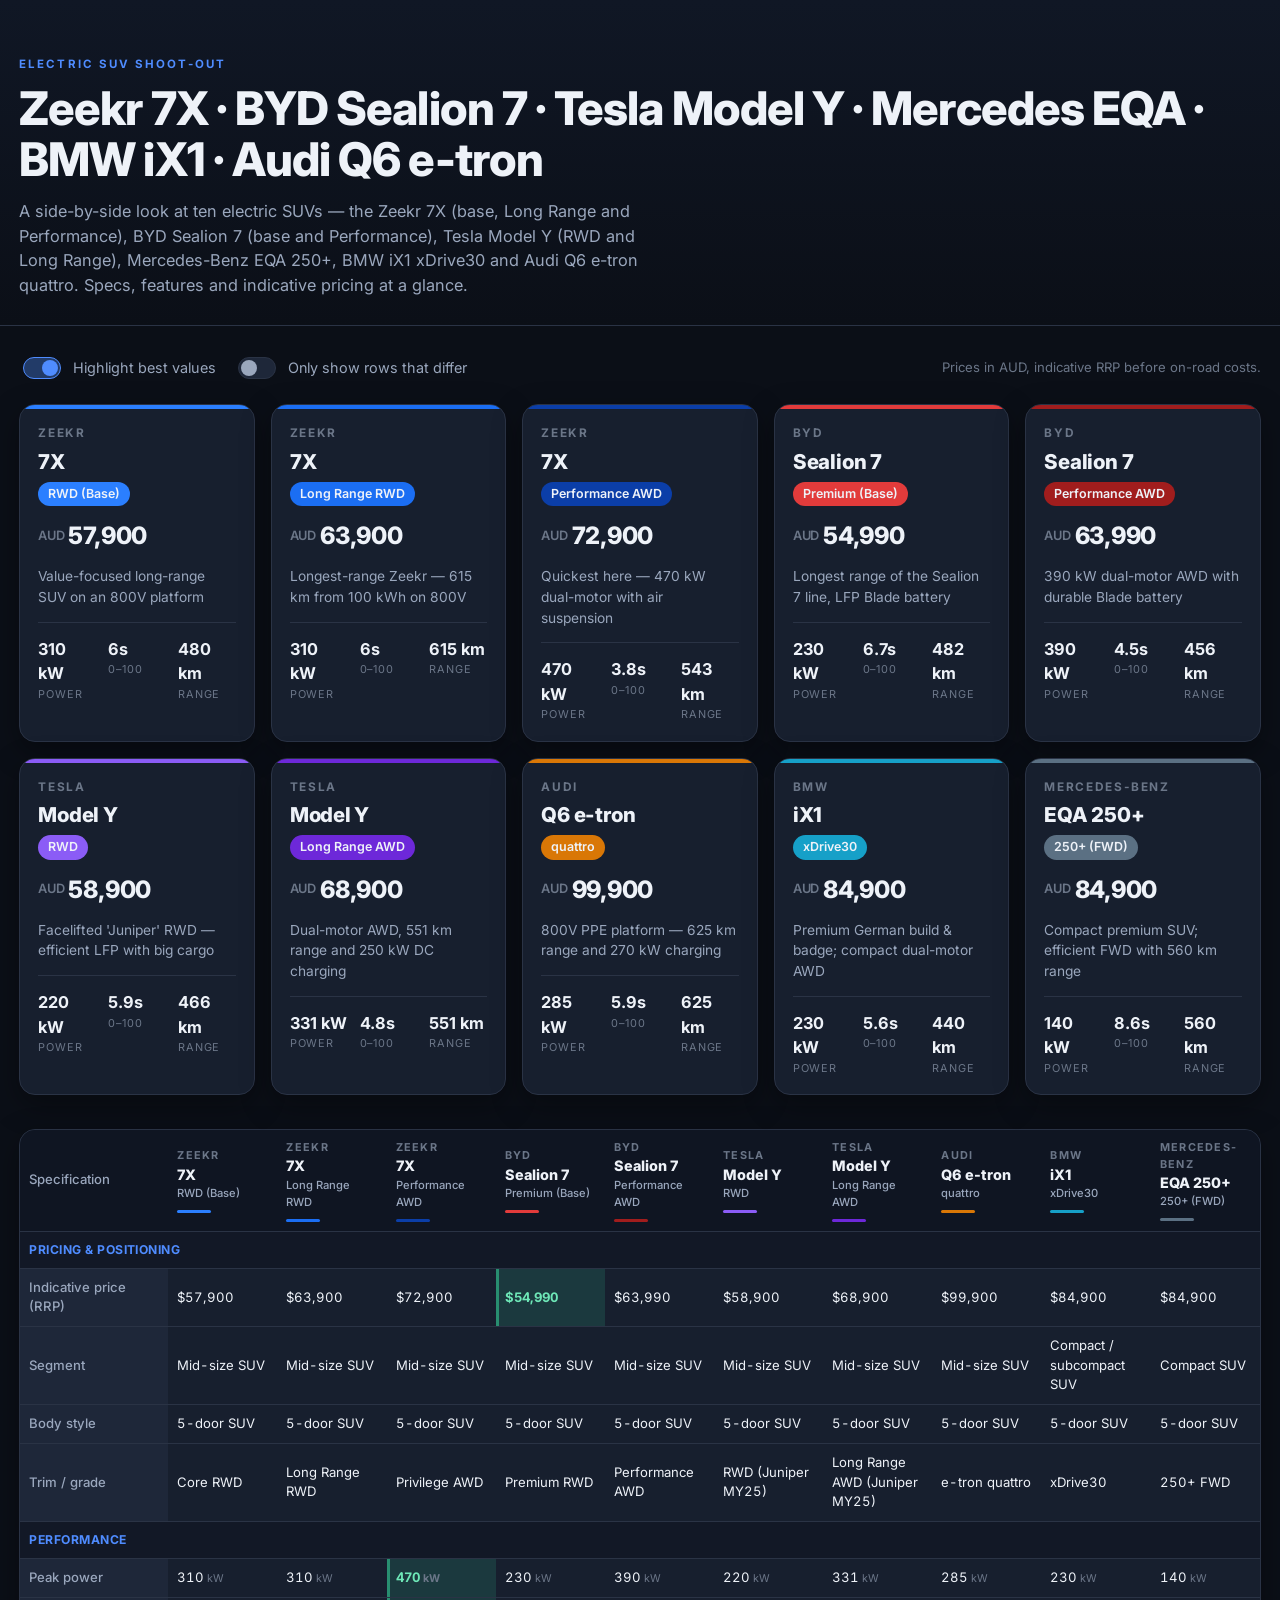
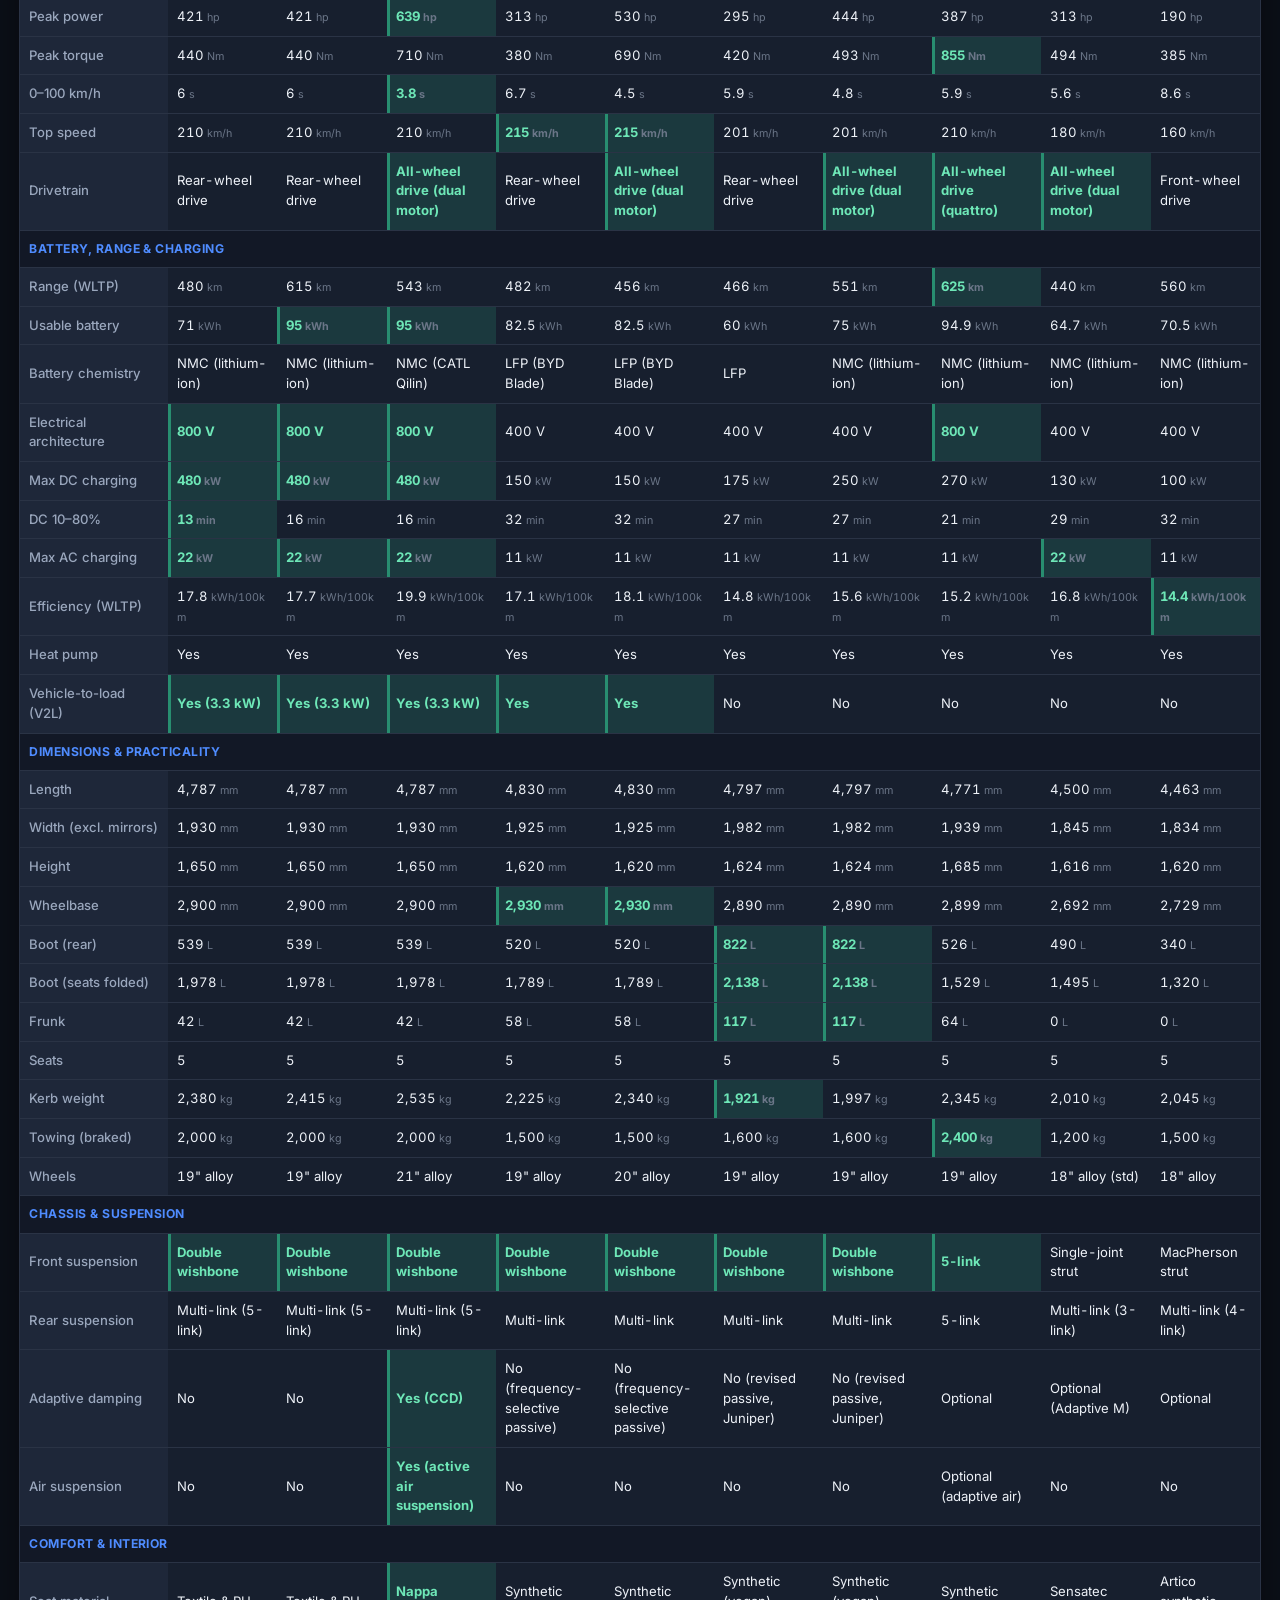
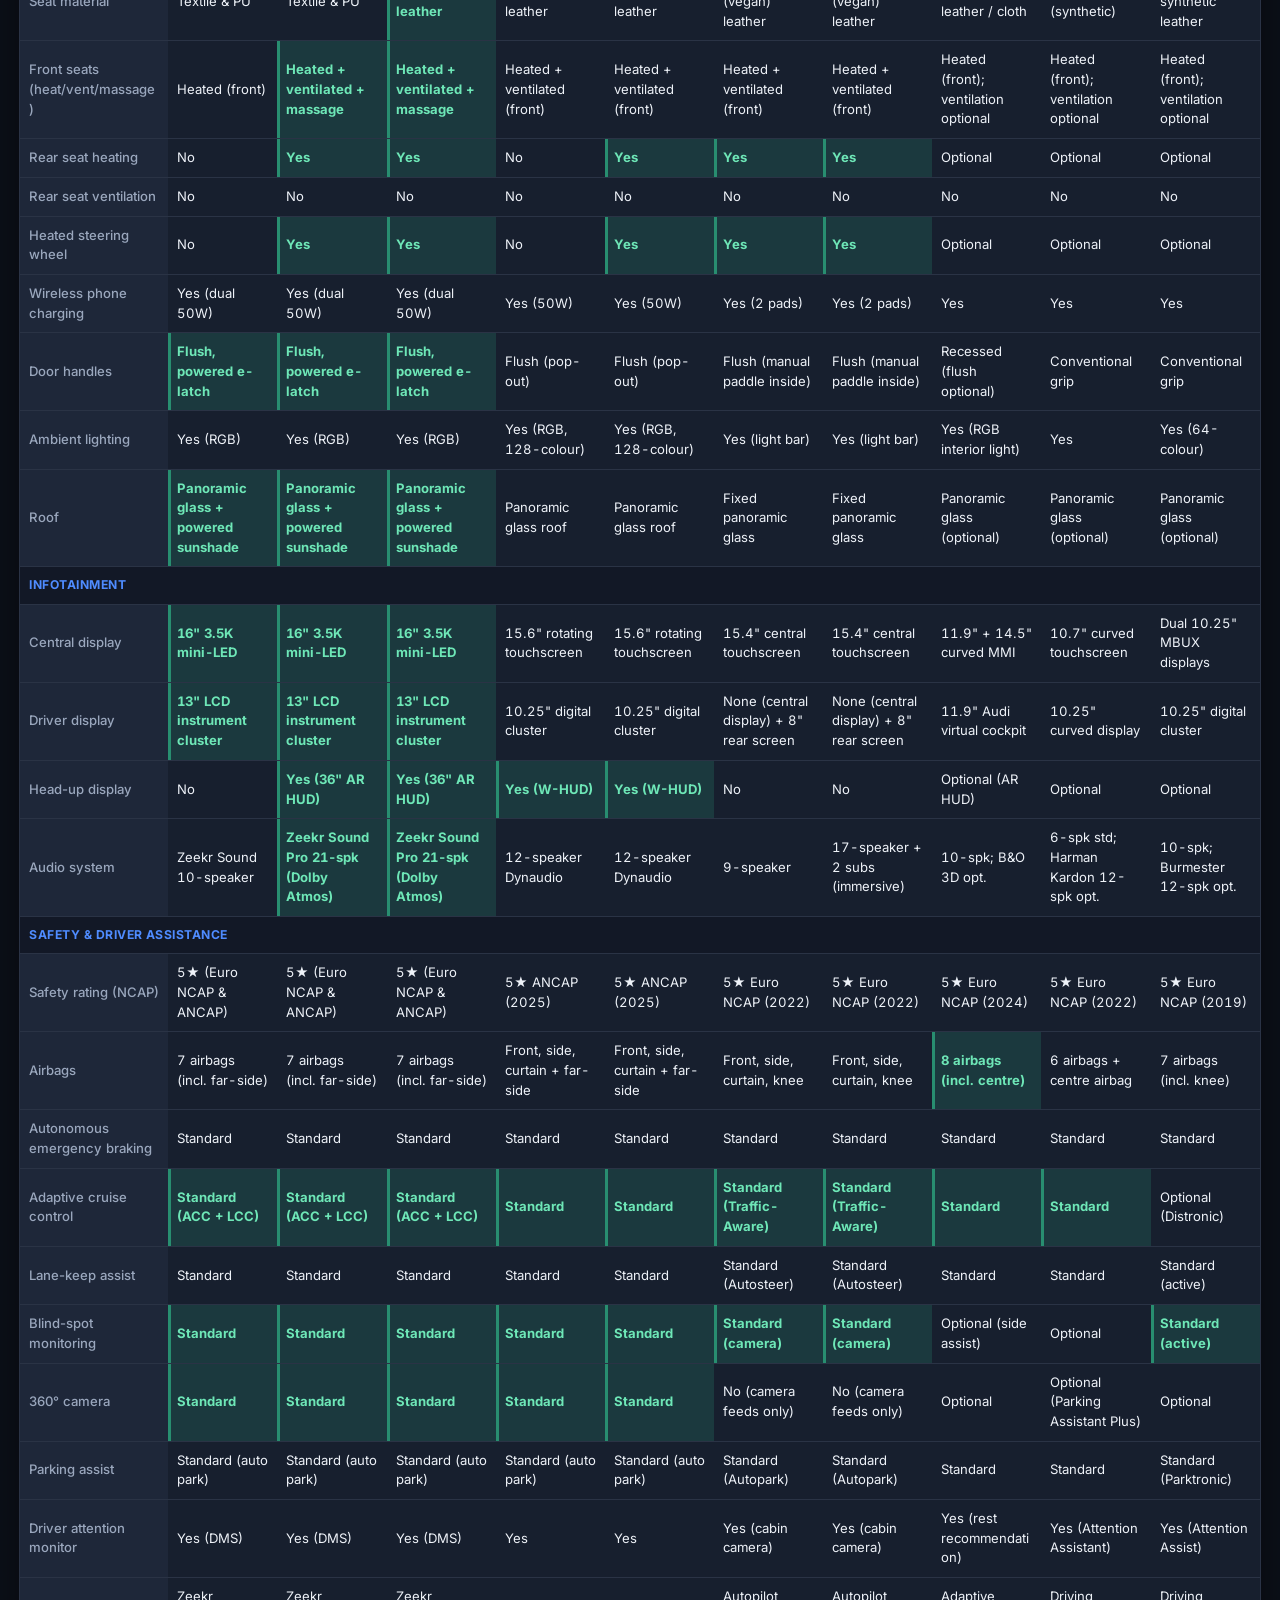
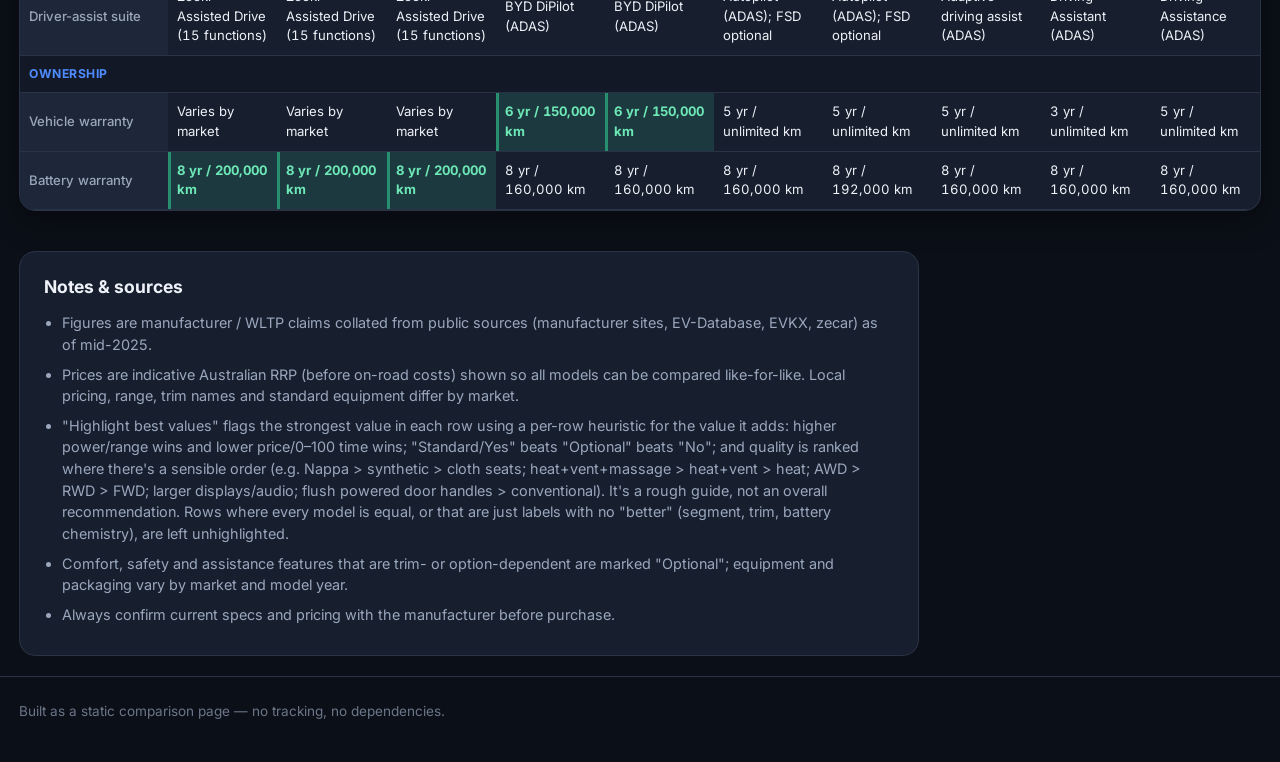
<file: index.html>
<!DOCTYPE html>
<html lang="en">
  <head>
    <meta charset="UTF-8" />
    <meta name="viewport" content="width=device-width, initial-scale=1.0" />
    <title>EV Comparison · Zeekr 7X vs BYD Sealion 7 vs BMW iX1</title>
    <meta
      name="description"
      content="Side-by-side comparison of the Zeekr 7X (base & Performance), BYD Sealion 7 (base & Performance) and BMW iX1 xDrive30 — specs, features and pricing."
    />
    <link
      rel="icon"
      href="data:image/svg+xml,%3Csvg xmlns='http://www.w3.org/2000/svg' viewBox='0 0 32 32'%3E%3Crect width='32' height='32' rx='7' fill='%230b0f17'/%3E%3Ctext x='16' y='23' font-size='20' text-anchor='middle' fill='%234f8cff'%3E%E2%9A%A1%3C/text%3E%3C/svg%3E"
    />
    <link rel="preconnect" href="https://fonts.googleapis.com" />
    <link rel="preconnect" href="https://fonts.gstatic.com" crossorigin />
    <link
      href="https://fonts.googleapis.com/css2?family=Inter:wght@400;500;600;700;800&display=swap"
      rel="stylesheet"
    />
    <link rel="stylesheet" href="styles.css" />
  </head>
  <body>
    <header class="site-header">
      <div class="wrap">
        <p class="eyebrow">Electric SUV shoot-out</p>
        <h1>Zeekr 7X · BYD Sealion 7 · Tesla Model Y · Mercedes EQA · BMW iX1 · Audi Q6 e-tron</h1>
        <p class="lede">
          A side-by-side look at ten electric SUVs — the Zeekr 7X (base, Long
          Range and Performance), BYD Sealion 7 (base and Performance), Tesla
          Model Y (RWD and Long Range), Mercedes-Benz EQA 250+, BMW iX1 xDrive30
          and Audi Q6 e-tron quattro. Specs, features and indicative pricing at a
          glance.
        </p>
      </div>
    </header>

    <main class="wrap">
      <section class="controls" aria-label="Comparison controls">
        <div class="control-group">
          <label class="switch">
            <input type="checkbox" id="toggle-diff" checked />
            <span>Highlight best values</span>
          </label>
          <label class="switch">
            <input type="checkbox" id="toggle-onlydiff" />
            <span>Only show rows that differ</span>
          </label>
        </div>
        <p class="disclaimer" id="currency-note"></p>
      </section>

      <section class="cards" id="vehicle-cards" aria-label="Vehicles"></section>

      <section class="table-wrap" aria-label="Detailed comparison">
        <table class="compare" id="compare-table">
          <thead id="compare-head"></thead>
          <tbody id="compare-body"></tbody>
        </table>
      </section>

      <section class="notes">
        <h2>Notes &amp; sources</h2>
        <ul>
          <li>
            Figures are manufacturer / WLTP claims collated from public sources
            (manufacturer sites, EV-Database, EVKX, zecar) as of mid-2025.
          </li>
          <li>
            Prices are indicative Australian RRP (before on-road costs) shown so
            all models can be compared like-for-like. Local pricing, range,
            trim names and standard equipment differ by market.
          </li>
          <li>
            "Highlight best values" flags the strongest value in each row using
            a per-row heuristic for the value it adds: higher power/range wins
            and lower price/0–100 time wins; "Standard/Yes" beats "Optional"
            beats "No"; and quality is ranked where there's a sensible order
            (e.g. Nappa &gt; synthetic &gt; cloth seats; heat+vent+massage &gt;
            heat+vent &gt; heat; AWD &gt; RWD &gt; FWD; larger displays/audio;
            flush powered door handles &gt; conventional). It's a rough guide,
            not an overall recommendation. Rows where every model is equal, or
            that are just labels with no "better" (segment, trim, battery
            chemistry), are left unhighlighted.
          </li>
          <li>
            Comfort, safety and assistance features that are trim- or
            option-dependent are marked "Optional"; equipment and packaging vary
            by market and model year.
          </li>
          <li>Always confirm current specs and pricing with the manufacturer before purchase.</li>
        </ul>
      </section>
    </main>

    <footer class="site-footer">
      <div class="wrap">
        <p>Built as a static comparison page — no tracking, no dependencies.</p>
      </div>
    </footer>

    <script src="data.js"></script>
    <script src="app.js"></script>
  </body>
</html>
</file>
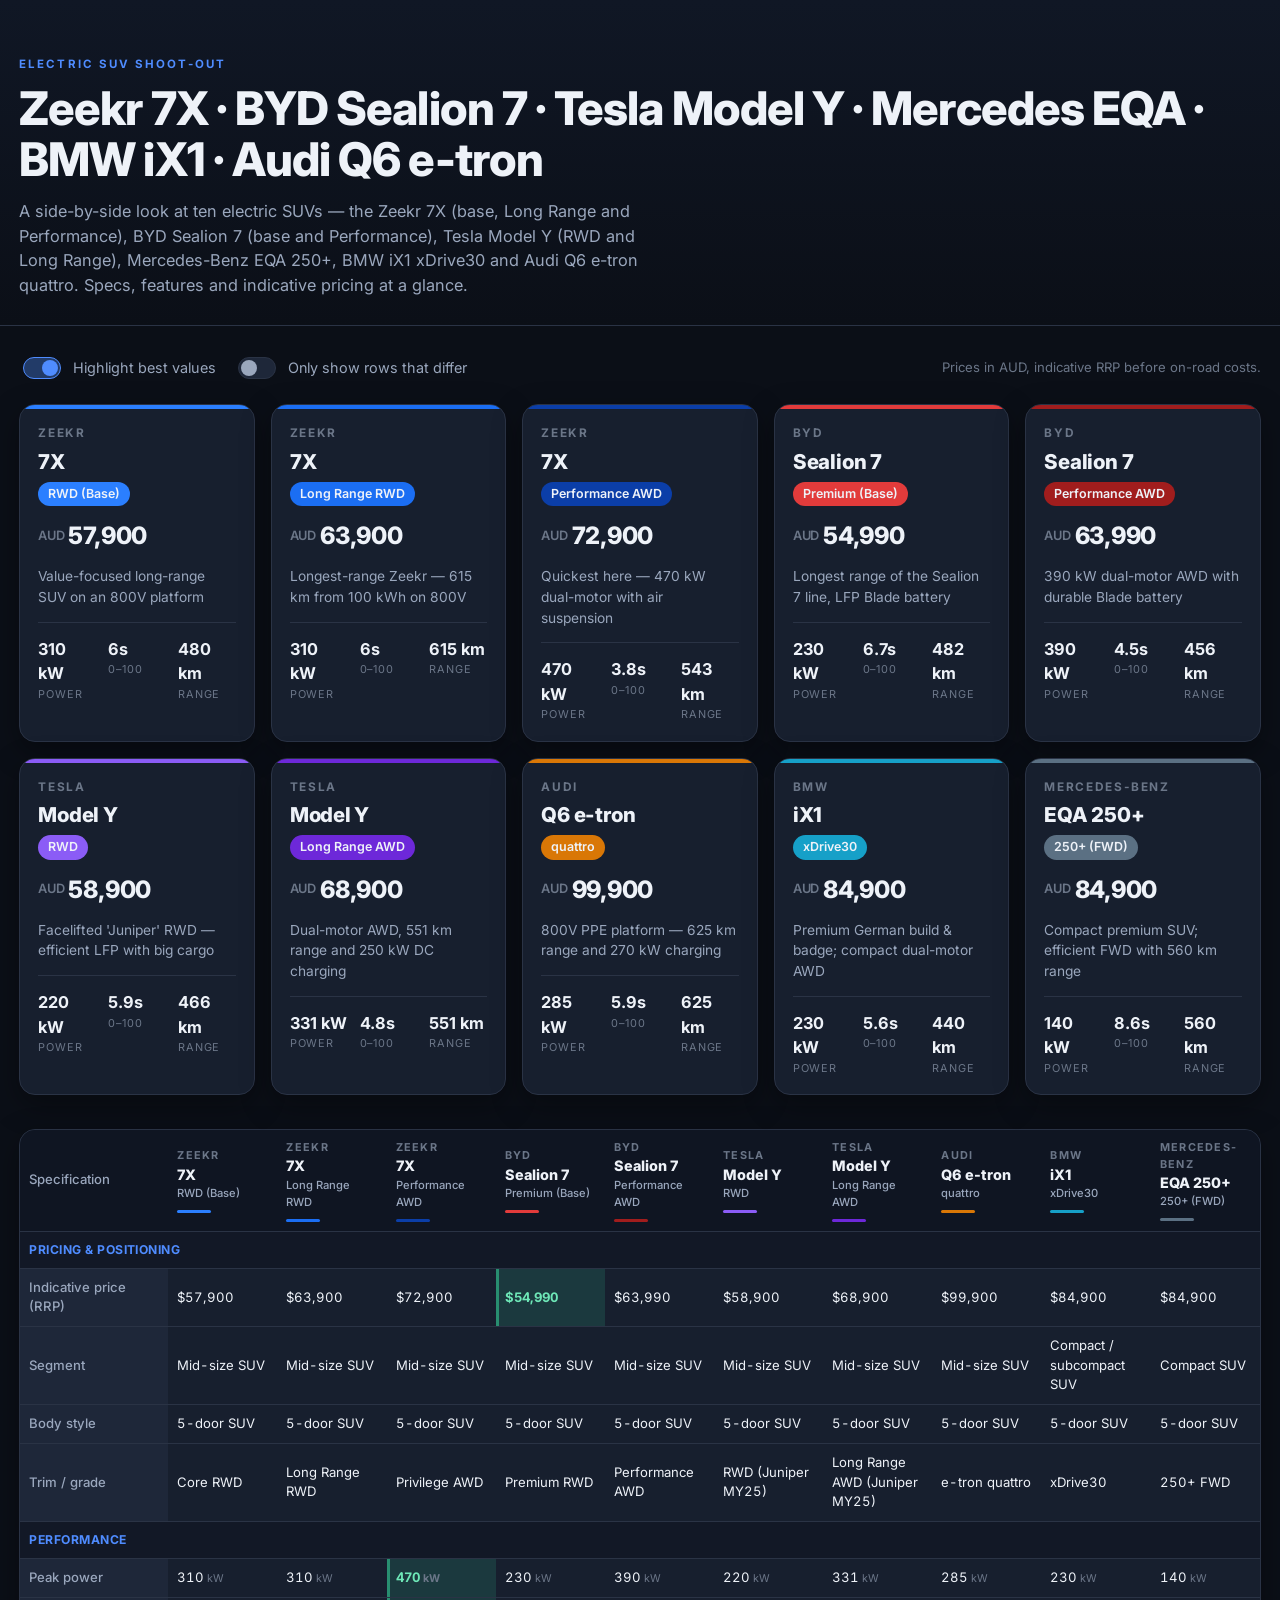
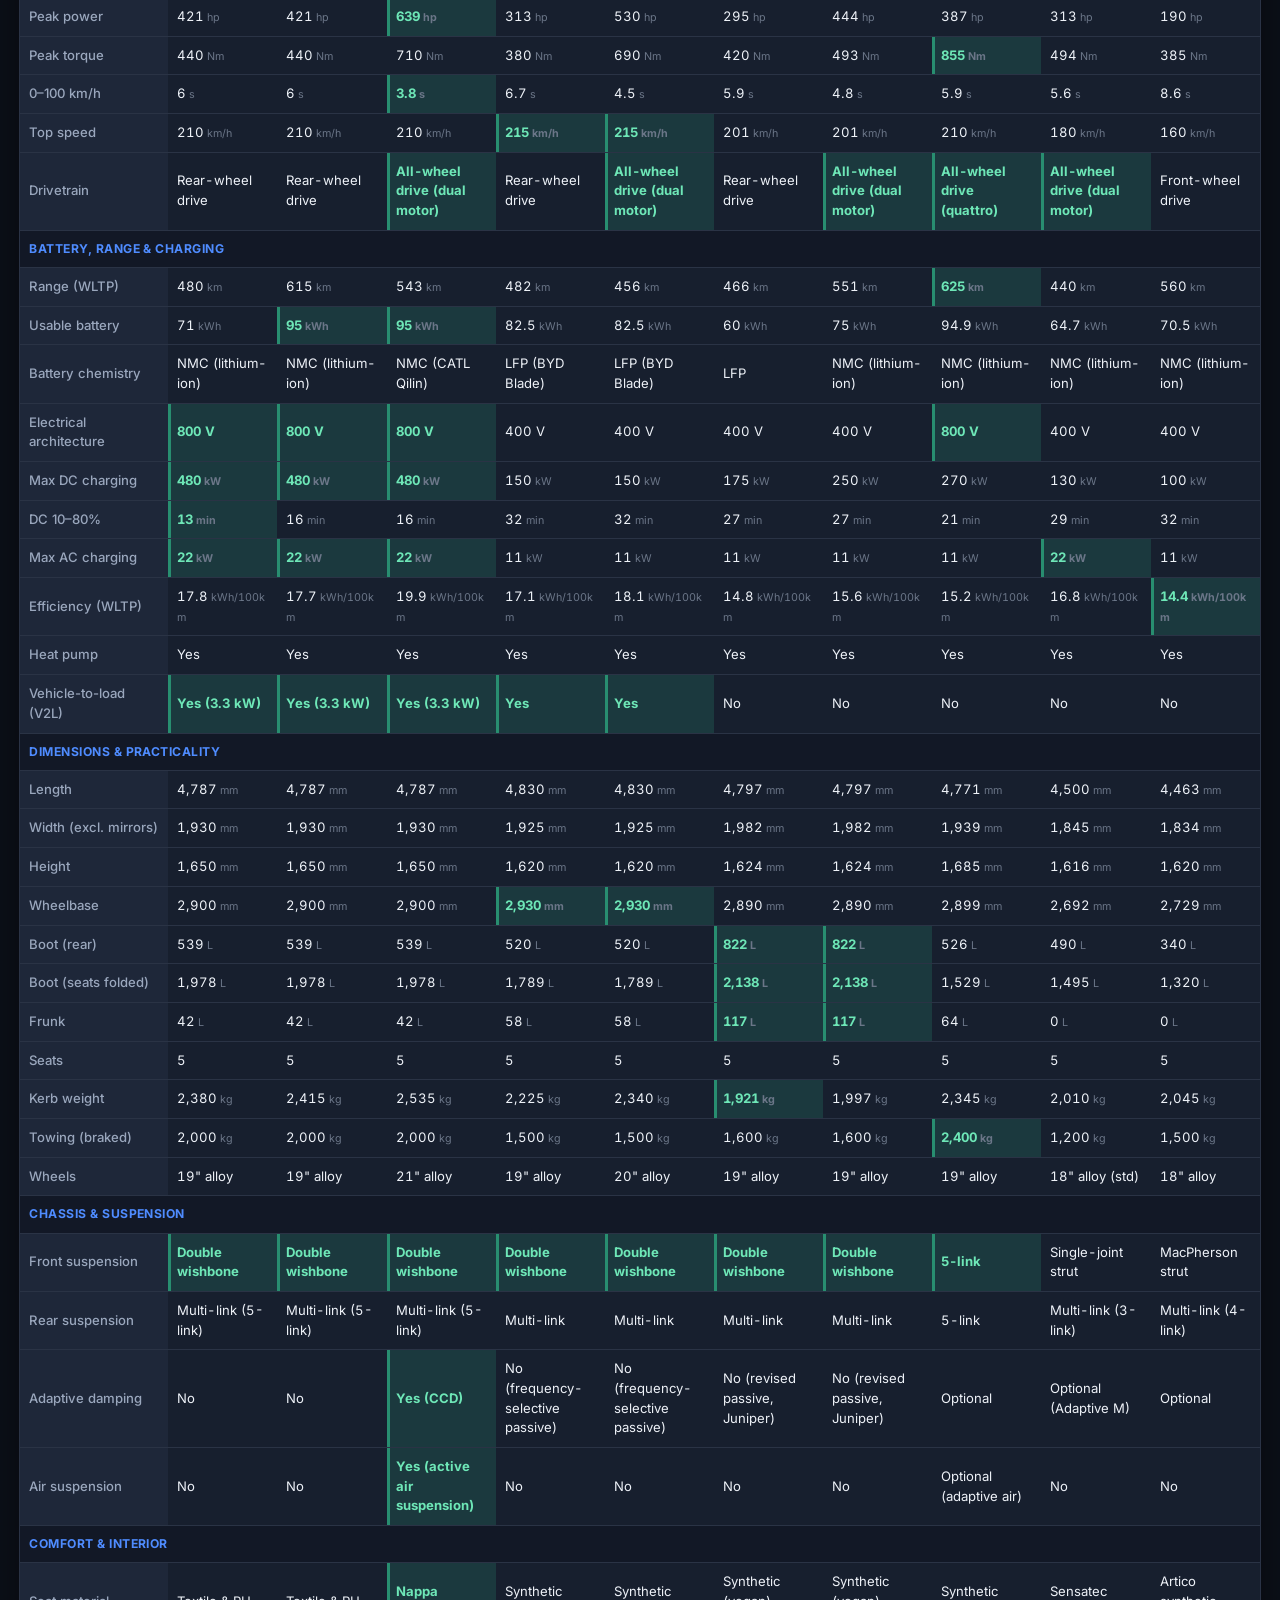
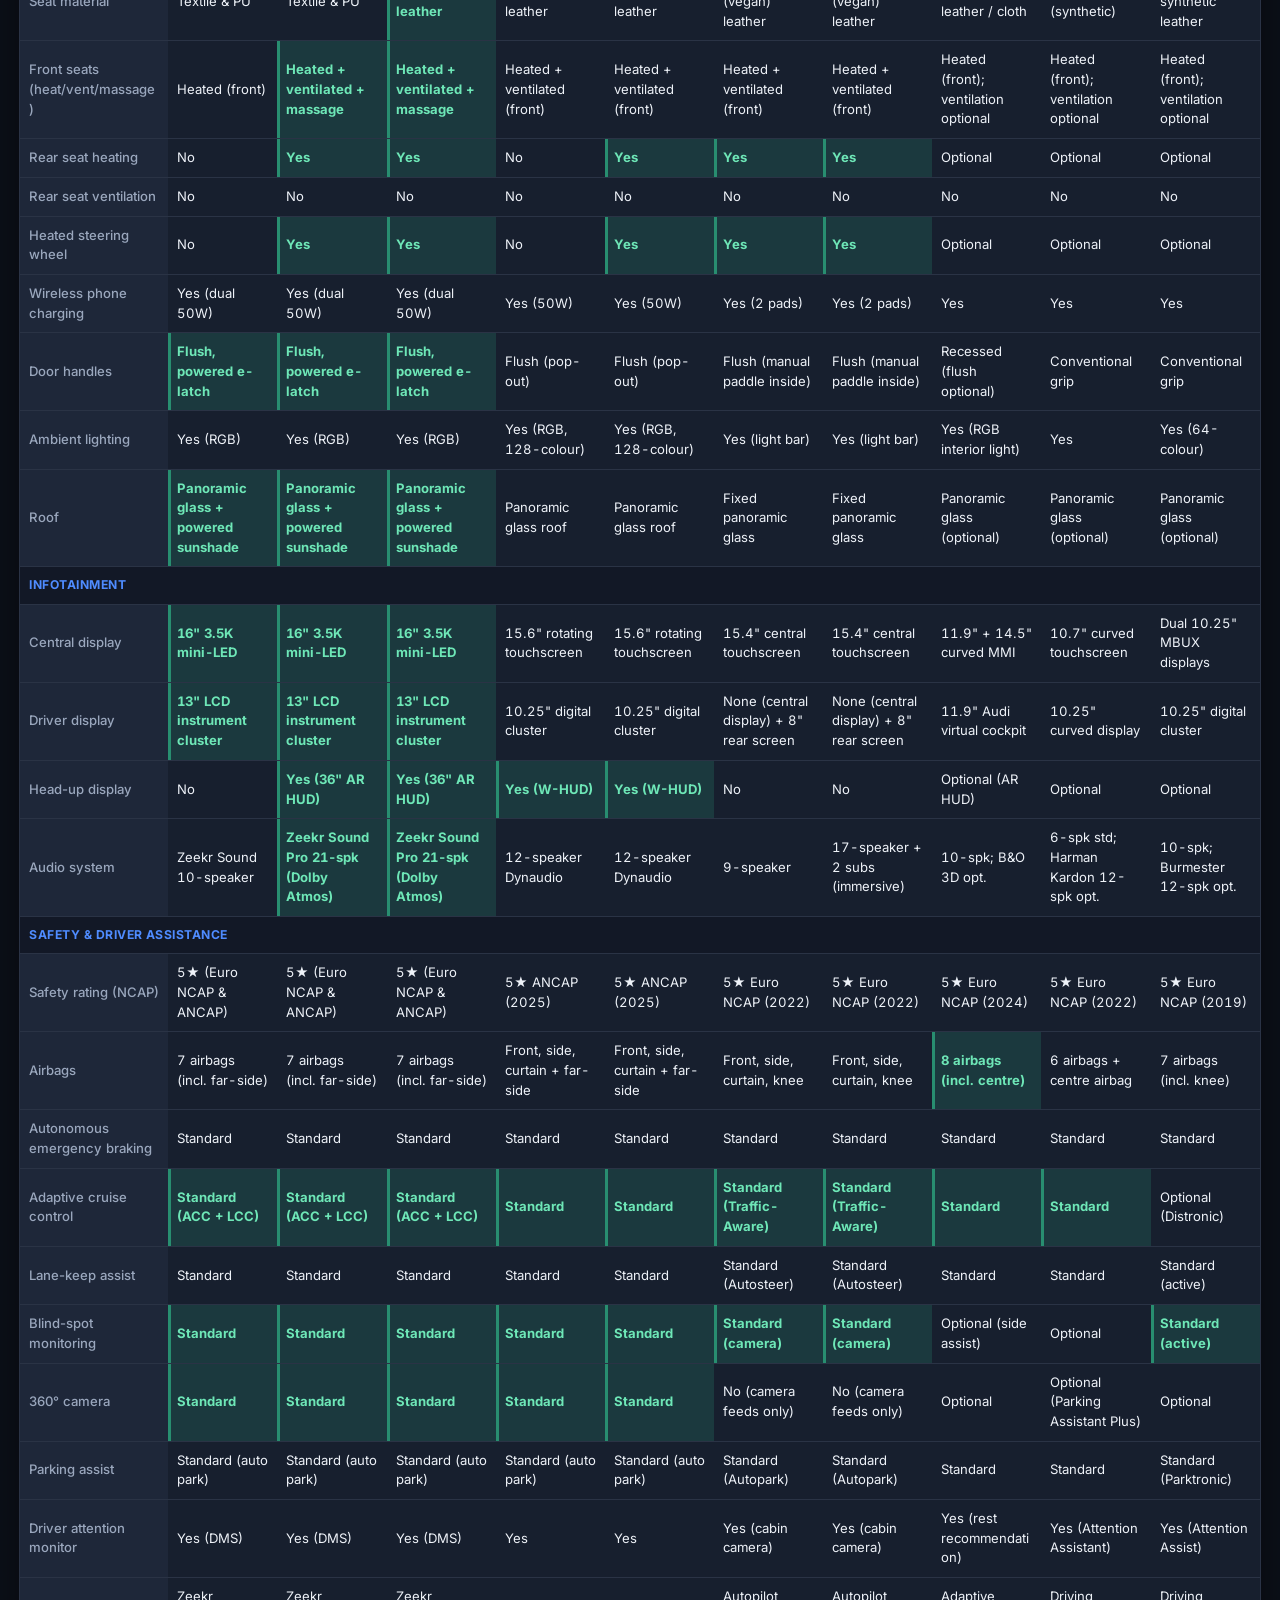
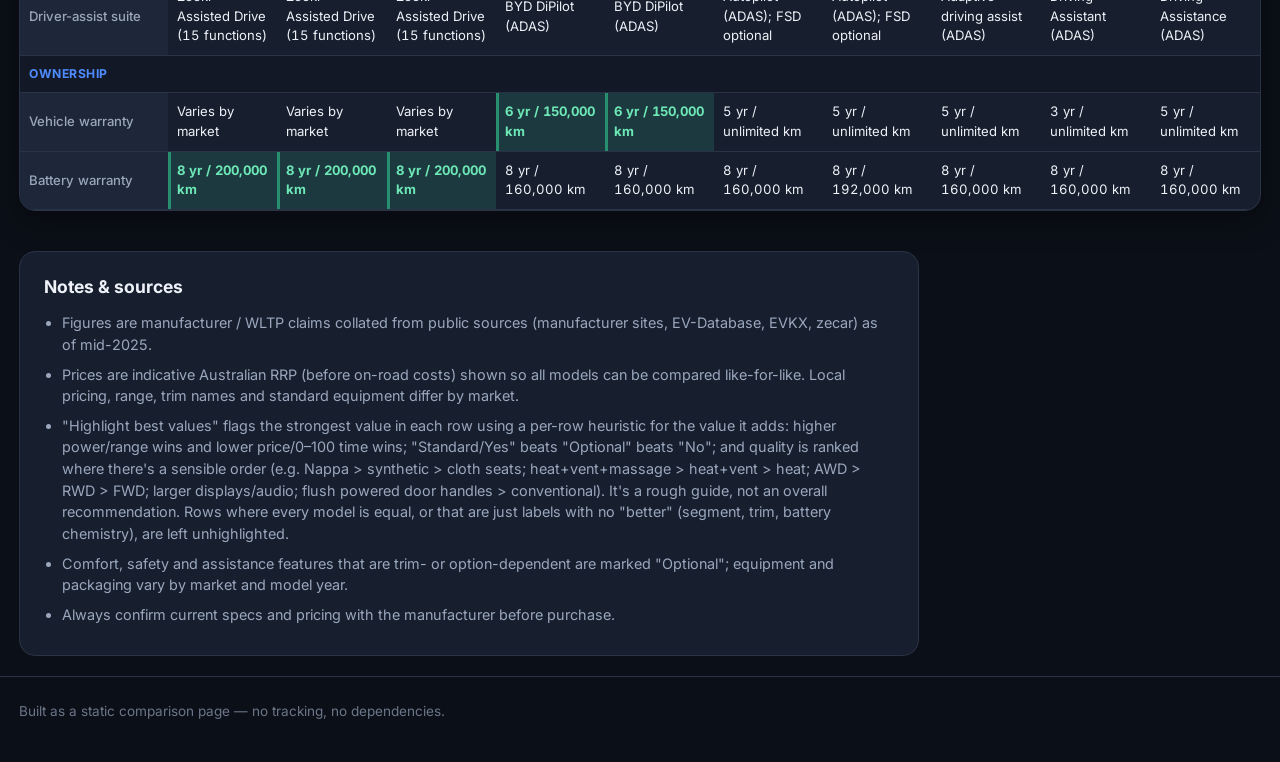
<file: ev-comparison.html>
<!DOCTYPE html>
<html lang="en">
  <head>
    <meta charset="UTF-8" />
    <meta name="viewport" content="width=device-width, initial-scale=1.0" />
    <title>EV Comparison · Zeekr 7X vs BYD Sealion 7 vs BMW iX1</title>
    <meta
      name="description"
      content="Side-by-side comparison of the Zeekr 7X (base & Performance), BYD Sealion 7 (base & Performance) and BMW iX1 xDrive30 — specs, features and pricing."
    />
    <link
      rel="icon"
      href="data:image/svg+xml,%3Csvg xmlns='http://www.w3.org/2000/svg' viewBox='0 0 32 32'%3E%3Crect width='32' height='32' rx='7' fill='%230b0f17'/%3E%3Ctext x='16' y='23' font-size='20' text-anchor='middle' fill='%234f8cff'%3E%E2%9A%A1%3C/text%3E%3C/svg%3E"
    />
    <link rel="preconnect" href="https://fonts.googleapis.com" />
    <link rel="preconnect" href="https://fonts.gstatic.com" crossorigin />
    <link
      href="https://fonts.googleapis.com/css2?family=Inter:wght@400;500;600;700;800&display=swap"
      rel="stylesheet"
    />
    <style>
:root {
  --bg: #0b0f17;
  --bg-soft: #121826;
  --surface: #171f2e;
  --surface-2: #1e2739;
  --border: #2a3345;
  --text: #eef2f8;
  --text-dim: #9aa7bd;
  --text-faint: #6b7688;
  --accent: #4f8cff;
  --win-bg: rgba(52, 211, 153, 0.14);
  --win-border: rgba(52, 211, 153, 0.55);
  --win-text: #6ee7b7;
  --radius: 16px;
  --shadow: 0 10px 30px rgba(0, 0, 0, 0.35);
  --sticky-bg: #0f1522;
}

* {
  box-sizing: border-box;
}

html {
  scroll-behavior: smooth;
}

body {
  margin: 0;
  font-family: "Inter", system-ui, -apple-system, Segoe UI, Roboto, sans-serif;
  background: radial-gradient(1200px 600px at 70% -10%, #17233b 0, transparent 60%),
    var(--bg);
  background-color: var(--bg);
  color: var(--text);
  -webkit-font-smoothing: antialiased;
  line-height: 1.5;
}

.wrap {
  width: min(2400px, 97vw);
  margin: 0 auto;
}

/* Keep long-form reading text comfortable even though the page is wide. */
.lede,
.notes {
  max-width: 900px;
}

/* Header */
.site-header {
  padding: 56px 0 28px;
  background: linear-gradient(180deg, #101725 0%, var(--bg) 100%);
  border-bottom: 1px solid var(--border);
}

.eyebrow {
  text-transform: uppercase;
  letter-spacing: 0.18em;
  font-size: 0.72rem;
  font-weight: 700;
  color: var(--accent);
  margin: 0 0 10px;
}

.site-header h1 {
  margin: 0 0 14px;
  font-size: clamp(1.8rem, 4vw, 2.9rem);
  font-weight: 800;
  letter-spacing: -0.02em;
  line-height: 1.1;
}

.lede {
  margin: 0;
  max-width: 62ch;
  color: var(--text-dim);
  font-size: 1.02rem;
}

/* Controls */
.controls {
  display: flex;
  flex-wrap: wrap;
  align-items: center;
  justify-content: space-between;
  gap: 16px;
  margin: 28px 0 22px;
}

.control-group {
  display: flex;
  flex-wrap: wrap;
  gap: 18px;
}

.switch {
  display: inline-flex;
  align-items: center;
  gap: 9px;
  font-size: 0.9rem;
  color: var(--text-dim);
  cursor: pointer;
  user-select: none;
}

.switch input {
  appearance: none;
  width: 38px;
  height: 22px;
  border-radius: 999px;
  background: var(--surface-2);
  border: 1px solid var(--border);
  position: relative;
  cursor: pointer;
  transition: background 0.2s ease;
  flex: none;
}

.switch input::after {
  content: "";
  position: absolute;
  top: 2px;
  left: 2px;
  width: 16px;
  height: 16px;
  border-radius: 50%;
  background: var(--text-dim);
  transition: transform 0.2s ease, background 0.2s ease;
}

.switch input:checked {
  background: rgba(79, 140, 255, 0.35);
  border-color: var(--accent);
}

.switch input:checked::after {
  transform: translateX(16px);
  background: var(--accent);
}

.disclaimer {
  margin: 0;
  font-size: 0.82rem;
  color: var(--text-faint);
}

/* Cards */
.cards {
  display: grid;
  grid-template-columns: repeat(auto-fit, minmax(200px, 1fr));
  gap: 16px;
  margin-bottom: 34px;
}

.card {
  position: relative;
  background: var(--surface);
  border: 1px solid var(--border);
  border-radius: var(--radius);
  padding: 20px 18px 18px;
  box-shadow: var(--shadow);
  overflow: hidden;
}

.card::before {
  content: "";
  position: absolute;
  inset: 0 0 auto 0;
  height: 4px;
  background: var(--card-accent, var(--accent));
}

.card .brand {
  font-size: 0.74rem;
  letter-spacing: 0.14em;
  text-transform: uppercase;
  color: var(--text-faint);
  font-weight: 700;
}

.card .model {
  font-size: 1.28rem;
  font-weight: 800;
  margin: 4px 0 2px;
  letter-spacing: -0.01em;
}

.card .trim {
  display: inline-block;
  font-size: 0.78rem;
  font-weight: 600;
  color: var(--text);
  background: var(--card-accent, var(--accent));
  padding: 3px 10px;
  border-radius: 999px;
  margin-bottom: 12px;
}

.card .price {
  font-size: 1.5rem;
  font-weight: 800;
  letter-spacing: -0.01em;
}

.card .price .cur {
  font-size: 0.8rem;
  font-weight: 600;
  color: var(--text-faint);
  margin-right: 4px;
  vertical-align: 0.35em;
}

.card .highlight {
  margin: 12px 0 0;
  font-size: 0.86rem;
  color: var(--text-dim);
  min-height: 2.6em;
}

.card .quickstats {
  display: flex;
  gap: 12px;
  margin-top: 14px;
  padding-top: 14px;
  border-top: 1px solid var(--border);
}

.card .quickstats div {
  flex: 1;
}

.card .quickstats .v {
  font-size: 1.02rem;
  font-weight: 700;
}

.card .quickstats .l {
  font-size: 0.68rem;
  text-transform: uppercase;
  letter-spacing: 0.08em;
  color: var(--text-faint);
}

/* Table */
.table-wrap {
  overflow-x: auto;
  border: 1px solid var(--border);
  border-radius: var(--radius);
  background: var(--surface);
  box-shadow: var(--shadow);
}

table.compare {
  border-collapse: collapse;
  table-layout: fixed;
  width: 100%;
  min-width: 1040px;
  font-size: 0.82rem;
}

table.compare th,
table.compare td {
  padding: 9px 9px;
  text-align: left;
  border-bottom: 1px solid var(--border);
  vertical-align: middle;
  overflow-wrap: break-word;
  word-break: break-word;
}

table.compare thead th {
  position: sticky;
  top: 0;
  z-index: 3;
  background: var(--sticky-bg);
  backdrop-filter: blur(6px);
}

.col-head {
  min-width: 0;
}

.col-head .ch-brand {
  font-size: 0.68rem;
  letter-spacing: 0.12em;
  text-transform: uppercase;
  color: var(--text-faint);
  font-weight: 700;
}

.col-head .ch-model {
  font-weight: 800;
  font-size: 0.9rem;
}

.col-head .ch-trim {
  font-size: 0.7rem;
  color: var(--text-dim);
  font-weight: 500;
}

.col-head .ch-bar {
  height: 3px;
  width: 34px;
  border-radius: 3px;
  margin-top: 8px;
  background: var(--ch-accent, var(--accent));
}

/* first column: labels */
th.row-label,
td.row-label {
  position: sticky;
  left: 0;
  z-index: 2;
  background: var(--surface-2);
  font-weight: 500;
  color: var(--text-dim);
  width: 148px;
  min-width: 148px;
}

thead th.row-label {
  z-index: 4;
  background: var(--sticky-bg);
}

tr.group-row td {
  background: var(--bg-soft);
  font-weight: 700;
  letter-spacing: 0.04em;
  text-transform: uppercase;
  font-size: 0.76rem;
  color: var(--accent);
  position: sticky;
  left: 0;
}

tbody tr:hover td:not(.row-label) {
  background: rgba(255, 255, 255, 0.02);
}

td.val {
  font-variant-numeric: tabular-nums;
  color: var(--text);
}

td.val .unit {
  color: var(--text-faint);
  font-size: 0.82em;
  margin-left: 3px;
}

/* winner highlight (toggled) */
body.show-diff td.win {
  background: var(--win-bg);
  color: var(--win-text);
  font-weight: 700;
  box-shadow: inset 3px 0 0 var(--win-border);
}

/* Notes */
.notes {
  margin: 40px 0 20px;
  background: var(--surface);
  border: 1px solid var(--border);
  border-radius: var(--radius);
  padding: 22px 24px;
}

.notes h2 {
  margin: 0 0 12px;
  font-size: 1.1rem;
}

.notes ul {
  margin: 0;
  padding-left: 18px;
  color: var(--text-dim);
  font-size: 0.9rem;
}

.notes li {
  margin-bottom: 8px;
}

/* Footer */
.site-footer {
  border-top: 1px solid var(--border);
  padding: 24px 0 40px;
  margin-top: 20px;
}

.site-footer p {
  margin: 0;
  color: var(--text-faint);
  font-size: 0.85rem;
}

@media (max-width: 560px) {
  .site-header {
    padding: 40px 0 22px;
  }
  .controls {
    flex-direction: column;
    align-items: flex-start;
  }
}

</style>
  </head>
  <body>
    <header class="site-header">
      <div class="wrap">
        <p class="eyebrow">Electric SUV shoot-out</p>
        <h1>Zeekr 7X · BYD Sealion 7 · Tesla Model Y · Mercedes EQA · BMW iX1 · Audi Q6 e-tron</h1>
        <p class="lede">
          A side-by-side look at ten electric SUVs — the Zeekr 7X (base, Long
          Range and Performance), BYD Sealion 7 (base and Performance), Tesla
          Model Y (RWD and Long Range), Mercedes-Benz EQA 250+, BMW iX1 xDrive30
          and Audi Q6 e-tron quattro. Specs, features and indicative pricing at a
          glance.
        </p>
      </div>
    </header>

    <main class="wrap">
      <section class="controls" aria-label="Comparison controls">
        <div class="control-group">
          <label class="switch">
            <input type="checkbox" id="toggle-diff" checked />
            <span>Highlight best values</span>
          </label>
          <label class="switch">
            <input type="checkbox" id="toggle-onlydiff" />
            <span>Only show rows that differ</span>
          </label>
        </div>
        <p class="disclaimer" id="currency-note"></p>
      </section>

      <section class="cards" id="vehicle-cards" aria-label="Vehicles"></section>

      <section class="table-wrap" aria-label="Detailed comparison">
        <table class="compare" id="compare-table">
          <thead id="compare-head"></thead>
          <tbody id="compare-body"></tbody>
        </table>
      </section>

      <section class="notes">
        <h2>Notes &amp; sources</h2>
        <ul>
          <li>
            Figures are manufacturer / WLTP claims collated from public sources
            (manufacturer sites, EV-Database, EVKX, zecar) as of mid-2025.
          </li>
          <li>
            Prices are indicative Australian RRP (before on-road costs) shown so
            all models can be compared like-for-like. Local pricing, range,
            trim names and standard equipment differ by market.
          </li>
          <li>
            "Highlight best values" flags the strongest value in each row using
            a per-row heuristic for the value it adds: higher power/range wins
            and lower price/0–100 time wins; "Standard/Yes" beats "Optional"
            beats "No"; and quality is ranked where there's a sensible order
            (e.g. Nappa &gt; synthetic &gt; cloth seats; heat+vent+massage &gt;
            heat+vent &gt; heat; AWD &gt; RWD &gt; FWD; larger displays/audio;
            flush powered door handles &gt; conventional). It's a rough guide,
            not an overall recommendation. Rows where every model is equal, or
            that are just labels with no "better" (segment, trim, battery
            chemistry), are left unhighlighted.
          </li>
          <li>
            Comfort, safety and assistance features that are trim- or
            option-dependent are marked "Optional"; equipment and packaging vary
            by market and model year.
          </li>
          <li>Always confirm current specs and pricing with the manufacturer before purchase.</li>
        </ul>
      </section>
    </main>

    <footer class="site-footer">
      <div class="wrap">
        <p>Built as a static comparison page — no tracking, no dependencies.</p>
      </div>
    </footer>

    <script>
/**
 * EV comparison dataset.
 *
 * Figures are manufacturer / WLTP claims gathered from public sources
 * (manufacturer sites & brochures, EV-Database, EVKX, zecar, CarExpert) as of
 * 2025. Prices are indicative Australian RRP (AUD, before on-road costs) so
 * every model can be compared on a like-for-like basis; local pricing, range,
 * trim names and standard/optional equipment vary by market. Verify before
 * purchase. Where a feature is trim- or option-dependent it is marked
 * "Optional".
 *
 * `better` tells the UI which direction is "best" for numeric highlighting:
 *   'high' -> larger value wins, 'low' -> smaller value wins, null -> no winner.
 */

const CURRENCY = "AUD";

const SPEC_GROUPS = [
  {
    title: "Pricing & Positioning",
    rows: [
      { key: "price", label: "Indicative price (RRP)", unit: CURRENCY, better: "low", format: "currency" },
      { key: "segment", label: "Segment", better: null },
      { key: "bodyStyle", label: "Body style", better: null },
      { key: "trim", label: "Trim / grade", better: null },
    ],
  },
  {
    title: "Performance",
    rows: [
      { key: "power", label: "Peak power", unit: "kW", better: "high" },
      { key: "powerHp", label: "Peak power", unit: "hp", better: "high" },
      { key: "torque", label: "Peak torque", unit: "Nm", better: "high" },
      { key: "accel", label: "0–100 km/h", unit: "s", better: "low" },
      { key: "topSpeed", label: "Top speed", unit: "km/h", better: "high" },
      { key: "drive", label: "Drivetrain", better: null, hl: "drive" },
    ],
  },
  {
    title: "Battery, Range & Charging",
    rows: [
      { key: "rangeWltp", label: "Range (WLTP)", unit: "km", better: "high" },
      { key: "batteryUsable", label: "Usable battery", unit: "kWh", better: "high" },
      { key: "batteryType", label: "Battery chemistry", better: null },
      { key: "architecture", label: "Electrical architecture", better: null, hl: "num" },
      { key: "dcMax", label: "Max DC charging", unit: "kW", better: "high" },
      { key: "dcTime", label: "DC 10–80%", unit: "min", better: "low" },
      { key: "acMax", label: "Max AC charging", unit: "kW", better: "high" },
      { key: "efficiency", label: "Efficiency (WLTP)", unit: "kWh/100km", better: "low" },
      { key: "heatPump", label: "Heat pump", better: null, hl: "feature" },
      { key: "v2l", label: "Vehicle-to-load (V2L)", better: null, hl: "feature" },
    ],
  },
  {
    title: "Dimensions & Practicality",
    rows: [
      { key: "length", label: "Length", unit: "mm", better: null },
      { key: "width", label: "Width (excl. mirrors)", unit: "mm", better: null },
      { key: "height", label: "Height", unit: "mm", better: null },
      { key: "wheelbase", label: "Wheelbase", unit: "mm", better: "high" },
      { key: "boot", label: "Boot (rear)", unit: "L", better: "high" },
      { key: "bootMax", label: "Boot (seats folded)", unit: "L", better: "high" },
      { key: "frunk", label: "Frunk", unit: "L", better: "high" },
      { key: "seats", label: "Seats", better: null },
      { key: "kerbWeight", label: "Kerb weight", unit: "kg", better: "low" },
      { key: "towing", label: "Towing (braked)", unit: "kg", better: "high" },
      { key: "wheels", label: "Wheels", better: null },
    ],
  },
  {
    title: "Chassis & Suspension",
    rows: [
      { key: "suspensionFront", label: "Front suspension", better: null, hl: "suspension" },
      { key: "suspensionRear", label: "Rear suspension", better: null, hl: "suspension" },
      { key: "adaptiveDamping", label: "Adaptive damping", better: null, hl: "feature" },
      { key: "airSuspension", label: "Air suspension", better: null, hl: "feature" },
    ],
  },
  {
    title: "Comfort & Interior",
    rows: [
      { key: "seatMaterial", label: "Seat material", better: null, hl: "material" },
      { key: "seatComfort", label: "Front seats (heat/vent/massage)", better: null, hl: "comfort" },
      { key: "rearSeatHeat", label: "Rear seat heating", better: null, hl: "feature" },
      { key: "rearSeatVent", label: "Rear seat ventilation", better: null, hl: "feature" },
      { key: "steeringHeat", label: "Heated steering wheel", better: null, hl: "feature" },
      { key: "wirelessCharge", label: "Wireless phone charging", better: null, hl: "feature" },
      { key: "doorHandles", label: "Door handles", better: null, hl: "handles" },
      { key: "ambient", label: "Ambient lighting", better: null, hl: "feature" },
      { key: "roof", label: "Roof", better: null, hl: "roof" },
    ],
  },
  {
    title: "Infotainment",
    rows: [
      { key: "display", label: "Central display", better: null, hl: "num" },
      { key: "cluster", label: "Driver display", better: null, hl: "num" },
      { key: "headUp", label: "Head-up display", better: null, hl: "feature" },
      { key: "audio", label: "Audio system", better: null, hl: "num" },
    ],
  },
  {
    title: "Safety & Driver Assistance",
    rows: [
      { key: "ncap", label: "Safety rating (NCAP)", better: null, hl: "num" },
      { key: "airbags", label: "Airbags", better: null, hl: "num" },
      { key: "aeb", label: "Autonomous emergency braking", better: null, hl: "feature" },
      { key: "adaptiveCruise", label: "Adaptive cruise control", better: null, hl: "feature" },
      { key: "laneKeep", label: "Lane-keep assist", better: null, hl: "feature" },
      { key: "blindSpot", label: "Blind-spot monitoring", better: null, hl: "feature" },
      { key: "camera360", label: "360° camera", better: null, hl: "feature" },
      { key: "parkAssist", label: "Parking assist", better: null, hl: "feature" },
      { key: "driverMonitor", label: "Driver attention monitor", better: null, hl: "feature" },
      { key: "adas", label: "Driver-assist suite", better: null },
    ],
  },
  {
    title: "Ownership",
    rows: [
      { key: "warranty", label: "Vehicle warranty", better: null, hl: "num" },
      { key: "batteryWarranty", label: "Battery warranty", better: null, hl: "maxnum" },
    ],
  },
];

const VEHICLES = [
  {
    id: "zeekr-7x-base",
    brand: "Zeekr",
    model: "7X",
    trimShort: "RWD (Base)",
    accent: "#2b7fff",
    highlight: "Value-focused long-range SUV on an 800V platform",
    specs: {
      price: 57900,
      segment: "Mid-size SUV",
      bodyStyle: "5-door SUV",
      trim: "Core RWD",
      power: 310,
      powerHp: 421,
      torque: 440,
      accel: 6.0,
      topSpeed: 210,
      drive: "Rear-wheel drive",
      rangeWltp: 480,
      batteryUsable: 71,
      batteryType: "NMC (lithium-ion)",
      architecture: "800 V",
      dcMax: 480,
      dcTime: 13,
      acMax: 22,
      efficiency: 17.8,
      heatPump: "Yes",
      v2l: "Yes (3.3 kW)",
      length: 4787,
      width: 1930,
      height: 1650,
      wheelbase: 2900,
      boot: 539,
      bootMax: 1978,
      frunk: 42,
      seats: 5,
      kerbWeight: 2380,
      towing: 2000,
      wheels: '19" alloy',
      suspensionFront: "Double wishbone",
      suspensionRear: "Multi-link (5-link)",
      adaptiveDamping: "No",
      airSuspension: "No",
      seatMaterial: "Textile & PU",
      seatComfort: "Heated (front)",
      rearSeatHeat: "No",
      rearSeatVent: "No",
      steeringHeat: "No",
      wirelessCharge: "Yes (dual 50W)",
      doorHandles: "Flush, powered e-latch",
      ambient: "Yes (RGB)",
      roof: "Panoramic glass + powered sunshade",
      display: '16" 3.5K mini-LED',
      cluster: '13" LCD instrument cluster',
      headUp: "No",
      audio: "Zeekr Sound 10-speaker",
      ncap: "5★ (Euro NCAP & ANCAP)",
      airbags: "7 airbags (incl. far-side)",
      aeb: "Standard",
      adaptiveCruise: "Standard (ACC + LCC)",
      laneKeep: "Standard",
      blindSpot: "Standard",
      camera360: "Standard",
      parkAssist: "Standard (auto park)",
      driverMonitor: "Yes (DMS)",
      adas: "Zeekr Assisted Drive (15 functions)",
      warranty: "Varies by market",
      batteryWarranty: "8 yr / 200,000 km",
    },
  },
  {
    id: "zeekr-7x-long-range",
    brand: "Zeekr",
    model: "7X",
    trimShort: "Long Range RWD",
    accent: "#1b6ef3",
    highlight: "Longest-range Zeekr — 615 km from 100 kWh on 800V",
    specs: {
      price: 63900,
      segment: "Mid-size SUV",
      bodyStyle: "5-door SUV",
      trim: "Long Range RWD",
      power: 310,
      powerHp: 421,
      torque: 440,
      accel: 6.0,
      topSpeed: 210,
      drive: "Rear-wheel drive",
      rangeWltp: 615,
      batteryUsable: 95,
      batteryType: "NMC (lithium-ion)",
      architecture: "800 V",
      dcMax: 480,
      dcTime: 16,
      acMax: 22,
      efficiency: 17.7,
      heatPump: "Yes",
      v2l: "Yes (3.3 kW)",
      length: 4787,
      width: 1930,
      height: 1650,
      wheelbase: 2900,
      boot: 539,
      bootMax: 1978,
      frunk: 42,
      seats: 5,
      kerbWeight: 2415,
      towing: 2000,
      wheels: '19" alloy',
      suspensionFront: "Double wishbone",
      suspensionRear: "Multi-link (5-link)",
      adaptiveDamping: "No",
      airSuspension: "No",
      seatMaterial: "Textile & PU",
      seatComfort: "Heated + ventilated + massage",
      rearSeatHeat: "Yes",
      rearSeatVent: "No",
      steeringHeat: "Yes",
      wirelessCharge: "Yes (dual 50W)",
      doorHandles: "Flush, powered e-latch",
      ambient: "Yes (RGB)",
      roof: "Panoramic glass + powered sunshade",
      display: '16" 3.5K mini-LED',
      cluster: '13" LCD instrument cluster',
      headUp: "Yes (36\" AR HUD)",
      audio: "Zeekr Sound Pro 21-spk (Dolby Atmos)",
      ncap: "5★ (Euro NCAP & ANCAP)",
      airbags: "7 airbags (incl. far-side)",
      aeb: "Standard",
      adaptiveCruise: "Standard (ACC + LCC)",
      laneKeep: "Standard",
      blindSpot: "Standard",
      camera360: "Standard",
      parkAssist: "Standard (auto park)",
      driverMonitor: "Yes (DMS)",
      adas: "Zeekr Assisted Drive (15 functions)",
      warranty: "Varies by market",
      batteryWarranty: "8 yr / 200,000 km",
    },
  },
  {
    id: "zeekr-7x-performance",
    brand: "Zeekr",
    model: "7X",
    trimShort: "Performance AWD",
    accent: "#0b3ea8",
    highlight: "Quickest here — 470 kW dual-motor with air suspension",
    specs: {
      price: 72900,
      segment: "Mid-size SUV",
      bodyStyle: "5-door SUV",
      trim: "Privilege AWD",
      power: 470,
      powerHp: 639,
      torque: 710,
      accel: 3.8,
      topSpeed: 210,
      drive: "All-wheel drive (dual motor)",
      rangeWltp: 543,
      batteryUsable: 95,
      batteryType: "NMC (CATL Qilin)",
      architecture: "800 V",
      dcMax: 480,
      dcTime: 16,
      acMax: 22,
      efficiency: 19.9,
      heatPump: "Yes",
      v2l: "Yes (3.3 kW)",
      length: 4787,
      width: 1930,
      height: 1650,
      wheelbase: 2900,
      boot: 539,
      bootMax: 1978,
      frunk: 42,
      seats: 5,
      kerbWeight: 2535,
      towing: 2000,
      wheels: '21" alloy',
      suspensionFront: "Double wishbone",
      suspensionRear: "Multi-link (5-link)",
      adaptiveDamping: "Yes (CCD)",
      airSuspension: "Yes (active air suspension)",
      seatMaterial: "Nappa leather",
      seatComfort: "Heated + ventilated + massage",
      rearSeatHeat: "Yes",
      rearSeatVent: "No",
      steeringHeat: "Yes",
      wirelessCharge: "Yes (dual 50W)",
      doorHandles: "Flush, powered e-latch",
      ambient: "Yes (RGB)",
      roof: "Panoramic glass + powered sunshade",
      display: '16" 3.5K mini-LED',
      cluster: '13" LCD instrument cluster',
      headUp: "Yes (36\" AR HUD)",
      audio: "Zeekr Sound Pro 21-spk (Dolby Atmos)",
      ncap: "5★ (Euro NCAP & ANCAP)",
      airbags: "7 airbags (incl. far-side)",
      aeb: "Standard",
      adaptiveCruise: "Standard (ACC + LCC)",
      laneKeep: "Standard",
      blindSpot: "Standard",
      camera360: "Standard",
      parkAssist: "Standard (auto park)",
      driverMonitor: "Yes (DMS)",
      adas: "Zeekr Assisted Drive (15 functions)",
      warranty: "Varies by market",
      batteryWarranty: "8 yr / 200,000 km",
    },
  },
  {
    id: "byd-sealion-7-base",
    brand: "BYD",
    model: "Sealion 7",
    trimShort: "Premium (Base)",
    accent: "#e23b3b",
    highlight: "Longest range of the Sealion 7 line, LFP Blade battery",
    specs: {
      price: 54990,
      segment: "Mid-size SUV",
      bodyStyle: "5-door SUV",
      trim: "Premium RWD",
      power: 230,
      powerHp: 313,
      torque: 380,
      accel: 6.7,
      topSpeed: 215,
      drive: "Rear-wheel drive",
      rangeWltp: 482,
      batteryUsable: 82.5,
      batteryType: "LFP (BYD Blade)",
      architecture: "400 V",
      dcMax: 150,
      dcTime: 32,
      acMax: 11,
      efficiency: 17.1,
      heatPump: "Yes",
      v2l: "Yes",
      length: 4830,
      width: 1925,
      height: 1620,
      wheelbase: 2930,
      boot: 520,
      bootMax: 1789,
      frunk: 58,
      seats: 5,
      kerbWeight: 2225,
      towing: 1500,
      wheels: '19" alloy',
      suspensionFront: "Double wishbone",
      suspensionRear: "Multi-link",
      adaptiveDamping: "No (frequency-selective passive)",
      airSuspension: "No",
      seatMaterial: "Synthetic leather",
      seatComfort: "Heated + ventilated (front)",
      rearSeatHeat: "No",
      rearSeatVent: "No",
      steeringHeat: "No",
      wirelessCharge: "Yes (50W)",
      doorHandles: "Flush (pop-out)",
      ambient: "Yes (RGB, 128-colour)",
      roof: "Panoramic glass roof",
      display: '15.6" rotating touchscreen',
      cluster: '10.25" digital cluster',
      headUp: "Yes (W-HUD)",
      audio: "12-speaker Dynaudio",
      ncap: "5★ ANCAP (2025)",
      airbags: "Front, side, curtain + far-side",
      aeb: "Standard",
      adaptiveCruise: "Standard",
      laneKeep: "Standard",
      blindSpot: "Standard",
      camera360: "Standard",
      parkAssist: "Standard (auto park)",
      driverMonitor: "Yes",
      adas: "BYD DiPilot (ADAS)",
      warranty: "6 yr / 150,000 km",
      batteryWarranty: "8 yr / 160,000 km",
    },
  },
  {
    id: "byd-sealion-7-performance",
    brand: "BYD",
    model: "Sealion 7",
    trimShort: "Performance AWD",
    accent: "#a11d1d",
    highlight: "390 kW dual-motor AWD with durable Blade battery",
    specs: {
      price: 63990,
      segment: "Mid-size SUV",
      bodyStyle: "5-door SUV",
      trim: "Performance AWD",
      power: 390,
      powerHp: 530,
      torque: 690,
      accel: 4.5,
      topSpeed: 215,
      drive: "All-wheel drive (dual motor)",
      rangeWltp: 456,
      batteryUsable: 82.5,
      batteryType: "LFP (BYD Blade)",
      architecture: "400 V",
      dcMax: 150,
      dcTime: 32,
      acMax: 11,
      efficiency: 18.1,
      heatPump: "Yes",
      v2l: "Yes",
      length: 4830,
      width: 1925,
      height: 1620,
      wheelbase: 2930,
      boot: 520,
      bootMax: 1789,
      frunk: 58,
      seats: 5,
      kerbWeight: 2340,
      towing: 1500,
      wheels: '20" alloy',
      suspensionFront: "Double wishbone",
      suspensionRear: "Multi-link",
      adaptiveDamping: "No (frequency-selective passive)",
      airSuspension: "No",
      seatMaterial: "Synthetic leather",
      seatComfort: "Heated + ventilated (front)",
      rearSeatHeat: "Yes",
      rearSeatVent: "No",
      steeringHeat: "Yes",
      wirelessCharge: "Yes (50W)",
      doorHandles: "Flush (pop-out)",
      ambient: "Yes (RGB, 128-colour)",
      roof: "Panoramic glass roof",
      display: '15.6" rotating touchscreen',
      cluster: '10.25" digital cluster',
      headUp: "Yes (W-HUD)",
      audio: "12-speaker Dynaudio",
      ncap: "5★ ANCAP (2025)",
      airbags: "Front, side, curtain + far-side",
      aeb: "Standard",
      adaptiveCruise: "Standard",
      laneKeep: "Standard",
      blindSpot: "Standard",
      camera360: "Standard",
      parkAssist: "Standard (auto park)",
      driverMonitor: "Yes",
      adas: "BYD DiPilot (ADAS)",
      warranty: "6 yr / 150,000 km",
      batteryWarranty: "8 yr / 160,000 km",
    },
  },
  {
    id: "tesla-model-y-rwd",
    brand: "Tesla",
    model: "Model Y",
    trimShort: "RWD",
    accent: "#8b5cf6",
    highlight: "Facelifted 'Juniper' RWD — efficient LFP with big cargo",
    specs: {
      price: 58900,
      segment: "Mid-size SUV",
      bodyStyle: "5-door SUV",
      trim: "RWD (Juniper MY25)",
      power: 220,
      powerHp: 295,
      torque: 420,
      accel: 5.9,
      topSpeed: 201,
      drive: "Rear-wheel drive",
      rangeWltp: 466,
      batteryUsable: 60,
      batteryType: "LFP",
      architecture: "400 V",
      dcMax: 175,
      dcTime: 27,
      acMax: 11,
      efficiency: 14.8,
      heatPump: "Yes",
      v2l: "No",
      length: 4797,
      width: 1982,
      height: 1624,
      wheelbase: 2890,
      boot: 822,
      bootMax: 2138,
      frunk: 117,
      seats: 5,
      kerbWeight: 1921,
      towing: 1600,
      wheels: '19" alloy',
      suspensionFront: "Double wishbone",
      suspensionRear: "Multi-link",
      adaptiveDamping: "No (revised passive, Juniper)",
      airSuspension: "No",
      seatMaterial: "Synthetic (vegan) leather",
      seatComfort: "Heated + ventilated (front)",
      rearSeatHeat: "Yes",
      rearSeatVent: "No",
      steeringHeat: "Yes",
      wirelessCharge: "Yes (2 pads)",
      doorHandles: "Flush (manual paddle inside)",
      ambient: "Yes (light bar)",
      roof: "Fixed panoramic glass",
      display: '15.4" central touchscreen',
      cluster: "None (central display) + 8\" rear screen",
      headUp: "No",
      audio: "9-speaker",
      ncap: "5★ Euro NCAP (2022)",
      airbags: "Front, side, curtain, knee",
      aeb: "Standard",
      adaptiveCruise: "Standard (Traffic-Aware)",
      laneKeep: "Standard (Autosteer)",
      blindSpot: "Standard (camera)",
      camera360: "No (camera feeds only)",
      parkAssist: "Standard (Autopark)",
      driverMonitor: "Yes (cabin camera)",
      adas: "Autopilot (ADAS); FSD optional",
      warranty: "5 yr / unlimited km",
      batteryWarranty: "8 yr / 160,000 km",
    },
  },
  {
    id: "tesla-model-y-long-range",
    brand: "Tesla",
    model: "Model Y",
    trimShort: "Long Range AWD",
    accent: "#6d28d9",
    highlight: "Dual-motor AWD, 551 km range and 250 kW DC charging",
    specs: {
      price: 68900,
      segment: "Mid-size SUV",
      bodyStyle: "5-door SUV",
      trim: "Long Range AWD (Juniper MY25)",
      power: 331,
      powerHp: 444,
      torque: 493,
      accel: 4.8,
      topSpeed: 201,
      drive: "All-wheel drive (dual motor)",
      rangeWltp: 551,
      batteryUsable: 75,
      batteryType: "NMC (lithium-ion)",
      architecture: "400 V",
      dcMax: 250,
      dcTime: 27,
      acMax: 11,
      efficiency: 15.6,
      heatPump: "Yes",
      v2l: "No",
      length: 4797,
      width: 1982,
      height: 1624,
      wheelbase: 2890,
      boot: 822,
      bootMax: 2138,
      frunk: 117,
      seats: 5,
      kerbWeight: 1997,
      towing: 1600,
      wheels: '19" alloy',
      suspensionFront: "Double wishbone",
      suspensionRear: "Multi-link",
      adaptiveDamping: "No (revised passive, Juniper)",
      airSuspension: "No",
      seatMaterial: "Synthetic (vegan) leather",
      seatComfort: "Heated + ventilated (front)",
      rearSeatHeat: "Yes",
      rearSeatVent: "No",
      steeringHeat: "Yes",
      wirelessCharge: "Yes (2 pads)",
      doorHandles: "Flush (manual paddle inside)",
      ambient: "Yes (light bar)",
      roof: "Fixed panoramic glass",
      display: '15.4" central touchscreen',
      cluster: "None (central display) + 8\" rear screen",
      headUp: "No",
      audio: "17-speaker + 2 subs (immersive)",
      ncap: "5★ Euro NCAP (2022)",
      airbags: "Front, side, curtain, knee",
      aeb: "Standard",
      adaptiveCruise: "Standard (Traffic-Aware)",
      laneKeep: "Standard (Autosteer)",
      blindSpot: "Standard (camera)",
      camera360: "No (camera feeds only)",
      parkAssist: "Standard (Autopark)",
      driverMonitor: "Yes (cabin camera)",
      adas: "Autopilot (ADAS); FSD optional",
      warranty: "5 yr / unlimited km",
      batteryWarranty: "8 yr / 192,000 km",
    },
  },
  {
    id: "mercedes-eqa-250plus",
    brand: "Mercedes-Benz",
    model: "EQA 250+",
    trimShort: "250+ (FWD)",
    accent: "#5b7083",
    highlight: "Compact premium SUV; efficient FWD with 560 km range",
    specs: {
      price: 84900,
      segment: "Compact SUV",
      bodyStyle: "5-door SUV",
      trim: "250+ FWD",
      power: 140,
      powerHp: 190,
      torque: 385,
      accel: 8.6,
      topSpeed: 160,
      drive: "Front-wheel drive",
      rangeWltp: 560,
      batteryUsable: 70.5,
      batteryType: "NMC (lithium-ion)",
      architecture: "400 V",
      dcMax: 100,
      dcTime: 32,
      acMax: 11,
      efficiency: 14.4,
      heatPump: "Yes",
      v2l: "No",
      length: 4463,
      width: 1834,
      height: 1620,
      wheelbase: 2729,
      boot: 340,
      bootMax: 1320,
      frunk: 0,
      seats: 5,
      kerbWeight: 2045,
      towing: 1500,
      wheels: '18" alloy',
      suspensionFront: "MacPherson strut",
      suspensionRear: "Multi-link (4-link)",
      adaptiveDamping: "Optional",
      airSuspension: "No",
      seatMaterial: "Artico synthetic leather",
      seatComfort: "Heated (front); ventilation optional",
      rearSeatHeat: "Optional",
      rearSeatVent: "No",
      steeringHeat: "Optional",
      wirelessCharge: "Yes",
      doorHandles: "Conventional grip",
      ambient: "Yes (64-colour)",
      roof: "Panoramic glass (optional)",
      display: 'Dual 10.25" MBUX displays',
      cluster: '10.25" digital cluster',
      headUp: "Optional",
      audio: "10-spk; Burmester 12-spk opt.",
      ncap: "5★ Euro NCAP (2019)",
      airbags: "7 airbags (incl. knee)",
      aeb: "Standard",
      adaptiveCruise: "Optional (Distronic)",
      laneKeep: "Standard (active)",
      blindSpot: "Standard (active)",
      camera360: "Optional",
      parkAssist: "Standard (Parktronic)",
      driverMonitor: "Yes (Attention Assist)",
      adas: "Driving Assistance (ADAS)",
      warranty: "5 yr / unlimited km",
      batteryWarranty: "8 yr / 160,000 km",
    },
  },
  {
    id: "bmw-ix1-xdrive30",
    brand: "BMW",
    model: "iX1",
    trimShort: "xDrive30",
    accent: "#16a0c8",
    highlight: "Premium German build & badge; compact dual-motor AWD",
    specs: {
      price: 84900,
      segment: "Compact / subcompact SUV",
      bodyStyle: "5-door SUV",
      trim: "xDrive30",
      power: 230,
      powerHp: 313,
      torque: 494,
      accel: 5.6,
      topSpeed: 180,
      drive: "All-wheel drive (dual motor)",
      rangeWltp: 440,
      batteryUsable: 64.7,
      batteryType: "NMC (lithium-ion)",
      architecture: "400 V",
      dcMax: 130,
      dcTime: 29,
      acMax: 22,
      efficiency: 16.8,
      heatPump: "Yes",
      v2l: "No",
      length: 4500,
      width: 1845,
      height: 1616,
      wheelbase: 2692,
      boot: 490,
      bootMax: 1495,
      frunk: 0,
      seats: 5,
      kerbWeight: 2010,
      towing: 1200,
      wheels: '18" alloy (std)',
      suspensionFront: "Single-joint strut",
      suspensionRear: "Multi-link (3-link)",
      adaptiveDamping: "Optional (Adaptive M)",
      airSuspension: "No",
      seatMaterial: "Sensatec (synthetic)",
      seatComfort: "Heated (front); ventilation optional",
      rearSeatHeat: "Optional",
      rearSeatVent: "No",
      steeringHeat: "Optional",
      wirelessCharge: "Yes",
      doorHandles: "Conventional grip",
      ambient: "Yes",
      roof: "Panoramic glass (optional)",
      display: '10.7" curved touchscreen',
      cluster: '10.25" curved display',
      headUp: "Optional",
      audio: "6-spk std; Harman Kardon 12-spk opt.",
      ncap: "5★ Euro NCAP (2022)",
      airbags: "6 airbags + centre airbag",
      aeb: "Standard",
      adaptiveCruise: "Standard",
      laneKeep: "Standard",
      blindSpot: "Optional",
      camera360: "Optional (Parking Assistant Plus)",
      parkAssist: "Standard",
      driverMonitor: "Yes (Attention Assistant)",
      adas: "Driving Assistant (ADAS)",
      warranty: "3 yr / unlimited km",
      batteryWarranty: "8 yr / 160,000 km",
    },
  },
  {
    id: "audi-q6-etron-quattro",
    brand: "Audi",
    model: "Q6 e-tron",
    trimShort: "quattro",
    accent: "#d97706",
    highlight: "800V PPE platform — 625 km range and 270 kW charging",
    specs: {
      price: 99900,
      segment: "Mid-size SUV",
      bodyStyle: "5-door SUV",
      trim: "e-tron quattro",
      power: 285,
      powerHp: 387,
      torque: 855,
      accel: 5.9,
      topSpeed: 210,
      drive: "All-wheel drive (quattro)",
      rangeWltp: 625,
      batteryUsable: 94.9,
      batteryType: "NMC (lithium-ion)",
      architecture: "800 V",
      dcMax: 270,
      dcTime: 21,
      acMax: 11,
      efficiency: 15.2,
      heatPump: "Yes",
      v2l: "No",
      length: 4771,
      width: 1939,
      height: 1685,
      wheelbase: 2899,
      boot: 526,
      bootMax: 1529,
      frunk: 64,
      seats: 5,
      kerbWeight: 2345,
      towing: 2400,
      wheels: '19" alloy',
      suspensionFront: "5-link",
      suspensionRear: "5-link",
      adaptiveDamping: "Optional",
      airSuspension: "Optional (adaptive air)",
      seatMaterial: "Synthetic leather / cloth",
      seatComfort: "Heated (front); ventilation optional",
      rearSeatHeat: "Optional",
      rearSeatVent: "No",
      steeringHeat: "Optional",
      wirelessCharge: "Yes",
      doorHandles: "Recessed (flush optional)",
      ambient: "Yes (RGB interior light)",
      roof: "Panoramic glass (optional)",
      display: '11.9" + 14.5" curved MMI',
      cluster: '11.9" Audi virtual cockpit',
      headUp: "Optional (AR HUD)",
      audio: "10-spk; B&O 3D opt.",
      ncap: "5★ Euro NCAP (2024)",
      airbags: "8 airbags (incl. centre)",
      aeb: "Standard",
      adaptiveCruise: "Standard",
      laneKeep: "Standard",
      blindSpot: "Optional (side assist)",
      camera360: "Optional",
      parkAssist: "Standard",
      driverMonitor: "Yes (rest recommendation)",
      adas: "Adaptive driving assist (ADAS)",
      warranty: "5 yr / unlimited km",
      batteryWarranty: "8 yr / 160,000 km",
    },
  },
];

// Left-to-right display order for the cards and comparison columns.
// Edit this list to reorder; unknown ids fall back to the front.
const VEHICLE_ORDER = [
  "zeekr-7x-base",
  "zeekr-7x-long-range",
  "zeekr-7x-performance",
  "byd-sealion-7-base",
  "byd-sealion-7-performance",
  "tesla-model-y-rwd",
  "tesla-model-y-long-range",
  "audi-q6-etron-quattro",
  "bmw-ix1-xdrive30",
  "mercedes-eqa-250plus",
];
VEHICLES.sort(
  (a, b) => VEHICLE_ORDER.indexOf(a.id) - VEHICLE_ORDER.indexOf(b.id)
);

if (typeof module !== "undefined" && module.exports) {
  module.exports = { VEHICLES, SPEC_GROUPS, CURRENCY };
}

/* global VEHICLES, SPEC_GROUPS, CURRENCY */
(function () {
  "use strict";

  const numberFmt = new Intl.NumberFormat("en-AU");
  const currencyFmt = new Intl.NumberFormat("en-AU", {
    style: "currency",
    currency: CURRENCY,
    maximumFractionDigits: 0,
  });

  function formatValue(value, row) {
    if (value === null || value === undefined || value === "") return "—";
    if (row.format === "currency" && typeof value === "number") {
      return currencyFmt.format(value);
    }
    if (typeof value === "number") {
      const num = numberFmt.format(value);
      return row.unit ? `${num}<span class="unit">${row.unit}</span>` : num;
    }
    return String(value);
  }

  // Rank a Yes / Standard / Optional / No style value (higher = better).
  function featureTier(value) {
    const s = String(value).toLowerCase();
    if (/\b(no|none)\b/.test(s) || s === "—" || s === "-") return 0;
    if (/\boptional\b/.test(s)) return 1;
    if (/\b(yes|standard|included|full)\b/.test(s)) return 2;
    return null;
  }

  // Pull the first / largest number out of a string ("17-speaker" -> 17).
  function firstNumber(value) {
    const m = String(value).match(/\d[\d,.]*/);
    return m ? parseFloat(m[0].replace(/,/g, "")) : null;
  }
  function maxNumber(value) {
    const m = String(value).match(/\d[\d,.]*/g);
    if (!m) return null;
    return Math.max(...m.map((x) => parseFloat(x.replace(/,/g, ""))));
  }

  // Score a value for "best" highlighting. Higher is better; null = unrankable
  // (so it won't be highlighted). Ordering reflects the value to the user.
  function scoreValue(row, value) {
    if (value === null || value === undefined || value === "") return null;

    if (row.better === "high" || row.better === "low") {
      if (typeof value !== "number") return null;
      return row.better === "low" ? -value : value;
    }

    const s = String(value).toLowerCase();
    switch (row.hl) {
      case "feature":
        return featureTier(value);
      case "num":
        return firstNumber(value);
      case "maxnum":
        return maxNumber(value);
      case "material": // Nappa > genuine leather > synthetic > cloth
        if (/nappa/.test(s)) return 4;
        if (/textile|cloth|fabric/.test(s)) return 1;
        if (/synthetic|vegan|artico|sensatec|leatherette|\bpu\b/.test(s)) return 2;
        if (/leather/.test(s)) return 3;
        return null;
      case "comfort": {
        // More of heat / ventilation / massage is better; optional counts less.
        let sc = 0;
        if (/heat/.test(s)) sc += 1;
        if (/ventilat/.test(s)) sc += 1;
        if (/massage/.test(s)) sc += 1;
        if (/optional/.test(s)) sc -= 0.5;
        return sc > 0 ? sc : null;
      }
      case "handles": // powered/flush-auto > flush > conventional
        if (/powered|e-latch|auto/.test(s)) return 3;
        if (/conventional|recessed/.test(s)) return 1;
        if (/flush|pop.?out/.test(s)) return 2;
        return null;
      case "roof": // panoramic + sunshade > panoramic > optional
        if (/optional/.test(s)) return 1;
        if (/sunshade/.test(s)) return 3;
        if (/panoramic|glass/.test(s)) return 2;
        return 0;
      case "suspension": // multilink / wishbone > strut / torsion
        if (/wishbone|multi.?link|\d-?link|five-?link/.test(s)) return 3;
        if (/macpherson|strut|single.?joint|torsion/.test(s)) return 1;
        return null;
      case "drive": // AWD > RWD > FWD
        if (/awd|all.?wheel|quattro|4matic|xdrive/.test(s)) return 3;
        if (/rwd|rear/.test(s)) return 2;
        if (/fwd|front/.test(s)) return 1;
        return null;
      default:
        return null;
    }
  }

  // Determine which vehicles "win" a row.
  function winnersFor(row) {
    const scored = VEHICLES.map((v) => [v.id, scoreValue(row, v.specs[row.key])]).filter(
      ([, s]) => s !== null && s !== undefined
    );
    if (scored.length < 2) return new Set();
    const values = scored.map(([, s]) => s);
    const max = Math.max(...values);
    const min = Math.min(...values);
    if (max === min) return new Set(); // no meaningful winner
    return new Set(scored.filter(([, s]) => s === max).map(([id]) => id));
  }

  function rowValuesDiffer(row) {
    const vals = VEHICLES.map((v) => v.specs[row.key]);
    return new Set(vals.map((v) => String(v))).size > 1;
  }

  function renderCurrencyNote() {
    document.getElementById("currency-note").textContent =
      `Prices in ${CURRENCY}, indicative RRP before on-road costs.`;
  }

  function renderCards() {
    const container = document.getElementById("vehicle-cards");
    container.innerHTML = "";
    VEHICLES.forEach((v) => {
      const s = v.specs;
      const card = document.createElement("article");
      card.className = "card";
      card.style.setProperty("--card-accent", v.accent);
      card.innerHTML = `
        <div class="brand">${v.brand}</div>
        <div class="model">${v.model}</div>
        <span class="trim">${v.trimShort}</span>
        <div class="price"><span class="cur">${CURRENCY}</span>${numberFmt.format(
        s.price
      )}</div>
        <p class="highlight">${v.highlight}</p>
        <div class="quickstats">
          <div><div class="v">${s.power} kW</div><div class="l">Power</div></div>
          <div><div class="v">${s.accel}s</div><div class="l">0–100</div></div>
          <div><div class="v">${s.rangeWltp} km</div><div class="l">Range</div></div>
        </div>
      `;
      container.appendChild(card);
    });
  }

  function renderTableHead() {
    const head = document.getElementById("compare-head");
    const tr = document.createElement("tr");
    tr.innerHTML = `<th class="row-label">Specification</th>`;
    VEHICLES.forEach((v) => {
      const th = document.createElement("th");
      th.className = "col-head";
      th.style.setProperty("--ch-accent", v.accent);
      th.innerHTML = `
        <div class="ch-brand">${v.brand}</div>
        <div class="ch-model">${v.model}</div>
        <div class="ch-trim">${v.trimShort}</div>
        <div class="ch-bar"></div>
      `;
      tr.appendChild(th);
    });
    head.innerHTML = "";
    head.appendChild(tr);
  }

  function renderTableBody() {
    const body = document.getElementById("compare-body");
    const onlyDiff = document.getElementById("toggle-onlydiff").checked;
    body.innerHTML = "";

    SPEC_GROUPS.forEach((group) => {
      const visibleRows = group.rows.filter(
        (row) => !onlyDiff || rowValuesDiffer(row)
      );
      if (visibleRows.length === 0) return;

      const groupTr = document.createElement("tr");
      groupTr.className = "group-row";
      groupTr.innerHTML = `<td colspan="${VEHICLES.length + 1}">${group.title}</td>`;
      body.appendChild(groupTr);

      visibleRows.forEach((row) => {
        const winners = winnersFor(row);
        const tr = document.createElement("tr");
        const label = document.createElement("td");
        label.className = "row-label";
        label.textContent = row.label;
        tr.appendChild(label);

        VEHICLES.forEach((v) => {
          const td = document.createElement("td");
          td.className = "val";
          if (winners.has(v.id)) td.classList.add("win");
          td.innerHTML = formatValue(v.specs[row.key], row);
          tr.appendChild(td);
        });
        body.appendChild(tr);
      });
    });
  }

  function init() {
    renderCurrencyNote();
    renderCards();
    renderTableHead();
    renderTableBody();

    const diffToggle = document.getElementById("toggle-diff");
    const applyHighlight = () =>
      document.body.classList.toggle("show-diff", diffToggle.checked);
    diffToggle.addEventListener("change", applyHighlight);
    applyHighlight(); // honour the default (checked) state on load

    document
      .getElementById("toggle-onlydiff")
      .addEventListener("change", renderTableBody);
  }

  if (document.readyState === "loading") {
    document.addEventListener("DOMContentLoaded", init);
  } else {
    init();
  }
})();

</script>
  </body>
</html>
</file>
<file: styles.css>
:root {
  --bg: #0b0f17;
  --bg-soft: #121826;
  --surface: #171f2e;
  --surface-2: #1e2739;
  --border: #2a3345;
  --text: #eef2f8;
  --text-dim: #9aa7bd;
  --text-faint: #6b7688;
  --accent: #4f8cff;
  --win-bg: rgba(52, 211, 153, 0.14);
  --win-border: rgba(52, 211, 153, 0.55);
  --win-text: #6ee7b7;
  --radius: 16px;
  --shadow: 0 10px 30px rgba(0, 0, 0, 0.35);
  --sticky-bg: #0f1522;
}

* {
  box-sizing: border-box;
}

html {
  scroll-behavior: smooth;
}

body {
  margin: 0;
  font-family: "Inter", system-ui, -apple-system, Segoe UI, Roboto, sans-serif;
  background: radial-gradient(1200px 600px at 70% -10%, #17233b 0, transparent 60%),
    var(--bg);
  background-color: var(--bg);
  color: var(--text);
  -webkit-font-smoothing: antialiased;
  line-height: 1.5;
}

.wrap {
  width: min(2400px, 97vw);
  margin: 0 auto;
}

/* Keep long-form reading text comfortable even though the page is wide. */
.lede,
.notes {
  max-width: 900px;
}

/* Header */
.site-header {
  padding: 56px 0 28px;
  background: linear-gradient(180deg, #101725 0%, var(--bg) 100%);
  border-bottom: 1px solid var(--border);
}

.eyebrow {
  text-transform: uppercase;
  letter-spacing: 0.18em;
  font-size: 0.72rem;
  font-weight: 700;
  color: var(--accent);
  margin: 0 0 10px;
}

.site-header h1 {
  margin: 0 0 14px;
  font-size: clamp(1.8rem, 4vw, 2.9rem);
  font-weight: 800;
  letter-spacing: -0.02em;
  line-height: 1.1;
}

.lede {
  margin: 0;
  max-width: 62ch;
  color: var(--text-dim);
  font-size: 1.02rem;
}

/* Controls */
.controls {
  display: flex;
  flex-wrap: wrap;
  align-items: center;
  justify-content: space-between;
  gap: 16px;
  margin: 28px 0 22px;
}

.control-group {
  display: flex;
  flex-wrap: wrap;
  gap: 18px;
}

.switch {
  display: inline-flex;
  align-items: center;
  gap: 9px;
  font-size: 0.9rem;
  color: var(--text-dim);
  cursor: pointer;
  user-select: none;
}

.switch input {
  appearance: none;
  width: 38px;
  height: 22px;
  border-radius: 999px;
  background: var(--surface-2);
  border: 1px solid var(--border);
  position: relative;
  cursor: pointer;
  transition: background 0.2s ease;
  flex: none;
}

.switch input::after {
  content: "";
  position: absolute;
  top: 2px;
  left: 2px;
  width: 16px;
  height: 16px;
  border-radius: 50%;
  background: var(--text-dim);
  transition: transform 0.2s ease, background 0.2s ease;
}

.switch input:checked {
  background: rgba(79, 140, 255, 0.35);
  border-color: var(--accent);
}

.switch input:checked::after {
  transform: translateX(16px);
  background: var(--accent);
}

.disclaimer {
  margin: 0;
  font-size: 0.82rem;
  color: var(--text-faint);
}

/* Cards */
.cards {
  display: grid;
  grid-template-columns: repeat(auto-fit, minmax(200px, 1fr));
  gap: 16px;
  margin-bottom: 34px;
}

.card {
  position: relative;
  background: var(--surface);
  border: 1px solid var(--border);
  border-radius: var(--radius);
  padding: 20px 18px 18px;
  box-shadow: var(--shadow);
  overflow: hidden;
}

.card::before {
  content: "";
  position: absolute;
  inset: 0 0 auto 0;
  height: 4px;
  background: var(--card-accent, var(--accent));
}

.card .brand {
  font-size: 0.74rem;
  letter-spacing: 0.14em;
  text-transform: uppercase;
  color: var(--text-faint);
  font-weight: 700;
}

.card .model {
  font-size: 1.28rem;
  font-weight: 800;
  margin: 4px 0 2px;
  letter-spacing: -0.01em;
}

.card .trim {
  display: inline-block;
  font-size: 0.78rem;
  font-weight: 600;
  color: var(--text);
  background: var(--card-accent, var(--accent));
  padding: 3px 10px;
  border-radius: 999px;
  margin-bottom: 12px;
}

.card .price {
  font-size: 1.5rem;
  font-weight: 800;
  letter-spacing: -0.01em;
}

.card .price .cur {
  font-size: 0.8rem;
  font-weight: 600;
  color: var(--text-faint);
  margin-right: 4px;
  vertical-align: 0.35em;
}

.card .highlight {
  margin: 12px 0 0;
  font-size: 0.86rem;
  color: var(--text-dim);
  min-height: 2.6em;
}

.card .quickstats {
  display: flex;
  gap: 12px;
  margin-top: 14px;
  padding-top: 14px;
  border-top: 1px solid var(--border);
}

.card .quickstats div {
  flex: 1;
}

.card .quickstats .v {
  font-size: 1.02rem;
  font-weight: 700;
}

.card .quickstats .l {
  font-size: 0.68rem;
  text-transform: uppercase;
  letter-spacing: 0.08em;
  color: var(--text-faint);
}

/* Table */
.table-wrap {
  overflow-x: auto;
  border: 1px solid var(--border);
  border-radius: var(--radius);
  background: var(--surface);
  box-shadow: var(--shadow);
}

table.compare {
  border-collapse: collapse;
  table-layout: fixed;
  width: 100%;
  min-width: 1040px;
  font-size: 0.82rem;
}

table.compare th,
table.compare td {
  padding: 9px 9px;
  text-align: left;
  border-bottom: 1px solid var(--border);
  vertical-align: middle;
  overflow-wrap: break-word;
  word-break: break-word;
}

table.compare thead th {
  position: sticky;
  top: 0;
  z-index: 3;
  background: var(--sticky-bg);
  backdrop-filter: blur(6px);
}

.col-head {
  min-width: 0;
}

.col-head .ch-brand {
  font-size: 0.68rem;
  letter-spacing: 0.12em;
  text-transform: uppercase;
  color: var(--text-faint);
  font-weight: 700;
}

.col-head .ch-model {
  font-weight: 800;
  font-size: 0.9rem;
}

.col-head .ch-trim {
  font-size: 0.7rem;
  color: var(--text-dim);
  font-weight: 500;
}

.col-head .ch-bar {
  height: 3px;
  width: 34px;
  border-radius: 3px;
  margin-top: 8px;
  background: var(--ch-accent, var(--accent));
}

/* first column: labels */
th.row-label,
td.row-label {
  position: sticky;
  left: 0;
  z-index: 2;
  background: var(--surface-2);
  font-weight: 500;
  color: var(--text-dim);
  width: 148px;
  min-width: 148px;
}

thead th.row-label {
  z-index: 4;
  background: var(--sticky-bg);
}

tr.group-row td {
  background: var(--bg-soft);
  font-weight: 700;
  letter-spacing: 0.04em;
  text-transform: uppercase;
  font-size: 0.76rem;
  color: var(--accent);
  position: sticky;
  left: 0;
}

tbody tr:hover td:not(.row-label) {
  background: rgba(255, 255, 255, 0.02);
}

td.val {
  font-variant-numeric: tabular-nums;
  color: var(--text);
}

td.val .unit {
  color: var(--text-faint);
  font-size: 0.82em;
  margin-left: 3px;
}

/* winner highlight (toggled) */
body.show-diff td.win {
  background: var(--win-bg);
  color: var(--win-text);
  font-weight: 700;
  box-shadow: inset 3px 0 0 var(--win-border);
}

/* Notes */
.notes {
  margin: 40px 0 20px;
  background: var(--surface);
  border: 1px solid var(--border);
  border-radius: var(--radius);
  padding: 22px 24px;
}

.notes h2 {
  margin: 0 0 12px;
  font-size: 1.1rem;
}

.notes ul {
  margin: 0;
  padding-left: 18px;
  color: var(--text-dim);
  font-size: 0.9rem;
}

.notes li {
  margin-bottom: 8px;
}

/* Footer */
.site-footer {
  border-top: 1px solid var(--border);
  padding: 24px 0 40px;
  margin-top: 20px;
}

.site-footer p {
  margin: 0;
  color: var(--text-faint);
  font-size: 0.85rem;
}

@media (max-width: 560px) {
  .site-header {
    padding: 40px 0 22px;
  }
  .controls {
    flex-direction: column;
    align-items: flex-start;
  }
}
</file>
